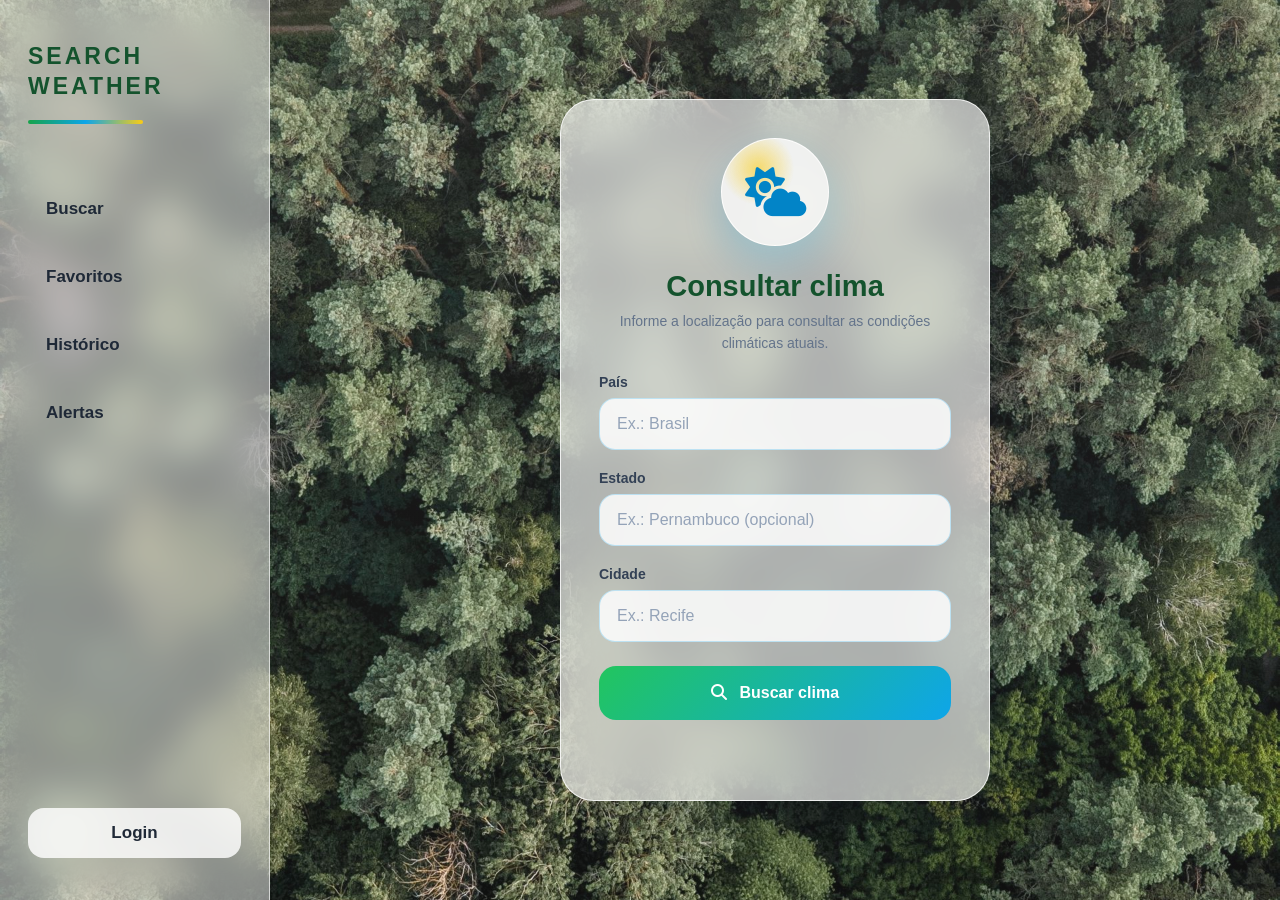
<file: frontEnd/parteHTML/index.html>
<!DOCTYPE html>
<html lang="pt-br">
<head>
    <meta charset="UTF-8">

    <meta
        name="viewport"
        content="width=device-width, initial-scale=1.0"
    >

    <title>Search Weather - Home</title>

    <link
        rel="stylesheet"
        href="/frontEnd/parteCSS/style.css"
    >

    <link
        rel="stylesheet"
        href="https://cdnjs.cloudflare.com/ajax/libs/font-awesome/6.5.1/css/all.min.css"
    >

    <link
    rel="icon"
    type="image"
    href="/img/icons8-night-64.png"
    >
</head>

<body>

    <nav class="navbar">
        <div>
            <h1>SEARCH WEATHER</h1>

            <ul>
                <li>
                    <a href="/frontEnd/parteHTML/buscar.html">
                        Buscar
                    </a>
                </li>

                <li>
                    <a href="/frontEnd/parteHTML/favoritos.html">
                        Favoritos
                    </a>
                </li>

                <li>
                    <a href="/frontEnd/parteHTML/historico.html">
                        Histórico
                    </a>
                </li>

                <li>
                    <a href="/frontEnd/parteHTML/alertas.html">
                        Alertas
                    </a>
                </li>
            </ul>

            <div class="user_area">
                <a
                    href="/frontEnd/parteHTML/login.html"
                    id="loginButton"
                    class="login_button"
                >
                    Login
                </a>

                <div
                    id="profileMenu"
                    class="profile_menu"
                    hidden
                >
                    <button
                        type="button"
                        id="profileButton"
                        class="profile_button"
                    >
                        <i class="fa-solid fa-user"></i>

                        <span id="userName">
                            Perfil
                        </span>

                        <i class="fa-solid fa-chevron-down"></i>
                    </button>

                    <div
                        id="profileDropdown"
                        class="profile_dropdown"
                        hidden
                    >
                        <a href="/frontEnd/parteHTML/perfil.html">
                            Meu perfil
                        </a>

                        <button
                            type="button"
                            id="logoutButton"
                        >
                            Sair
                        </button>
                    </div>
                </div>
            </div>
        </div>
    </nav>

    <main class="main_content">

        <section class="home_layout">

            <form
                id="homeWeatherForm"
                class="search_card"
            >
                <div class="weather_circle">
                    <i
                        id="homeWeatherIcon"
                        class="fa-solid fa-cloud-sun"
                    ></i>
                </div>

                <div class="search_header">
                    <h2>Consultar clima</h2>

                    <p>
                        Informe a localização para consultar
                        as condições climáticas atuais.
                    </p>
                </div>

                <div class="input_group">
                    <label for="homeCountryInput">
                        País
                    </label>

                    <input
                        type="text"
                        id="homeCountryInput"
                        name="country"
                        placeholder="Ex.: Brasil"
                        autocomplete="country-name"
                        required
                    >
                </div>

                <div class="input_group">
                    <label for="homeStateInput">
                        Estado
                    </label>

                    <input
                        type="text"
                        id="homeStateInput"
                        name="state"
                        placeholder="Ex.: Pernambuco (opcional)"
                        autocomplete="address-level1"
                    >
                </div>

                <div class="input_group">
                    <label for="homeCityInput">
                        Cidade
                    </label>

                    <input
                        type="text"
                        id="homeCityInput"
                        name="city_name"
                        placeholder="Ex.: Recife"
                        autocomplete="address-level2"
                        required
                    >
                </div>

                <button
                    type="submit"
                    id="homeSearchButton"
                >
                    <i class="fa-solid fa-magnifying-glass"></i>
                    Buscar clima
                </button>

                <p id="homeMessage"></p>
            </form>

            <section
                id="homeResultCard"
                class="result_card"
                hidden
            >
                <div class="result_top">
                    <div>
                        <span class="result_label">
                            Clima atual
                        </span>

                        <h2 id="homeResultCity">
                            Cidade
                        </h2>

                        <p id="homeResultLocation">
                            Estado, País
                        </p>
                    </div>

                    <div class="result_icon">
                        <i
                            id="homeResultIcon"
                            class="fa-solid fa-cloud-sun"
                        ></i>
                    </div>
                </div>

                <div class="temperature_area">
                    <strong id="homeResultTemperature">
                        --°C
                    </strong>

                    <span id="homeResultCondition">
                        Condição climática
                    </span>
                </div>

                <div class="weather_details">

                    <div class="detail_card">
                        <i class="fa-solid fa-temperature-half"></i>

                        <div>
                            <span>Sensação térmica</span>

                            <strong id="homeResultApparentTemperature">
                                --°C
                            </strong>
                        </div>
                    </div>

                    <div class="detail_card">
                        <i class="fa-solid fa-droplet"></i>

                        <div>
                            <span>Umidade</span>

                            <strong id="homeResultHumidity">
                                --%
                            </strong>
                        </div>
                    </div>

                    <div class="detail_card">
                        <i class="fa-solid fa-wind"></i>

                        <div>
                            <span>Vento</span>

                            <strong id="homeResultWindSpeed">
                                -- km/h
                            </strong>
                        </div>
                    </div>

                    <div class="detail_card">
                        <i class="fa-solid fa-clock"></i>

                        <div>
                            <span>Registrado em</span>

                            <strong id="homeResultRecordedAt">
                                --
                            </strong>
                        </div>
                    </div>

                </div>
            </section>

        </section>

    </main>

    <script src="/frontEnd/parteJS/auth.js"></script>
    <script src="/frontEnd/parteJS/home.js"></script>

</body>
</html>
</file>
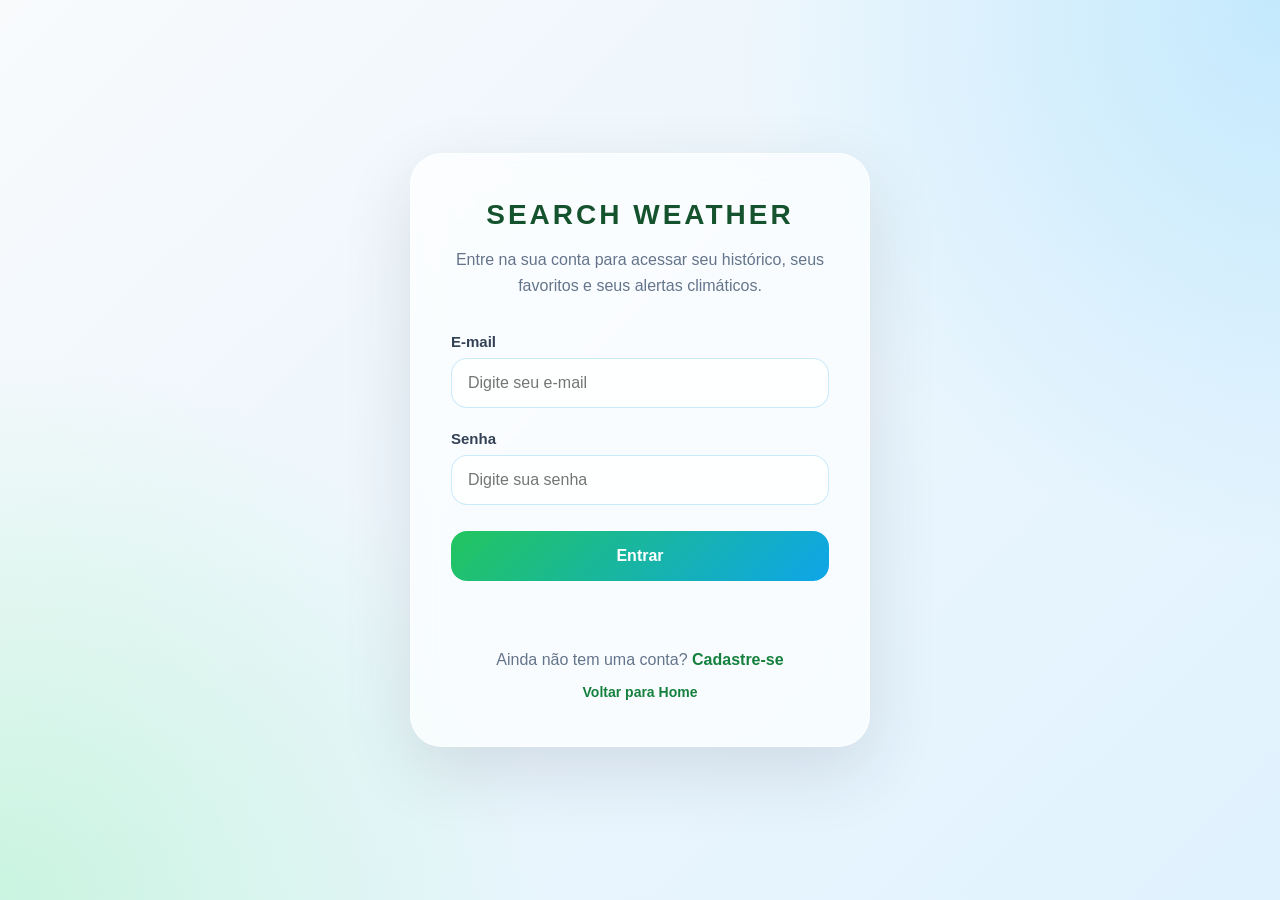
<file: frontEnd/parteHTML/alertas.html>
<!DOCTYPE html>
<html lang="pt-br">
<head>
    <meta charset="UTF-8">
    <meta name="viewport" content="width=device-width, initial-scale=1.0">

    <title>Search Weather - Alertas</title>

    <link rel="stylesheet" href="/frontEnd/parteCSS/alertas.css">

    <link
        rel="stylesheet"
        href="https://cdnjs.cloudflare.com/ajax/libs/font-awesome/6.5.1/css/all.min.css"
    >

    <link
    rel="icon"
    type="image"
    href="/img/icons8-night-64.png"
    >
</head>

<body>

    <nav class="navbar">
        <div>
            <h1>SEARCH WEATHER</h1>

            <ul>
                <li>
                    <a href="/frontEnd/parteHTML/index.html">
                        Home
                    </a>
                </li>

                <li>
                    <a href="/frontEnd/parteHTML/buscar.html">
                        Buscar
                    </a>
                </li>

                <li>
                    <a href="/frontEnd/parteHTML/favoritos.html">
                        Favoritos
                    </a>
                </li>

                <li>
                    <a href="/frontEnd/parteHTML/historico.html">
                        Histórico
                    </a>
                </li>
            
            </ul>

            <div class="user_area">
                <a
                    href="/frontEnd/parteHTML/login.html"
                    id="loginButton"
                    class="login_button"
                >
                    Login
                </a>

                <div
                    id="profileMenu"
                    class="profile_menu"
                >
                    <button
                        type="button"
                        id="profileButton"
                        class="profile_button"
                    >
                        <i class="fa-solid fa-user"></i>

                        <span id="userName">
                            Perfil
                        </span>

                        <i class="fa-solid fa-chevron-down"></i>
                    </button>

                    <div
                        id="profileDropdown"
                        class="profile_dropdown"
                    >
                        <a href="/frontEnd/parteHTML/perfil.html">
                            Meu perfil
                        </a>

                        <button
                            type="button"
                            id="logoutButton"
                        >
                            Sair
                        </button>
                    </div>
                </div>
            </div>
        </div>
    </nav>

    <main class="main_content">
        <section class="alerts_container">

            <h2>Alertas</h2>

            <form
                id="alertForm"
                class="alert_form"
            >
                <select
                    id="alertCity"
                    required
                >
                    <option
                        value=""
                        selected
                        disabled
                    >
                        Selecione uma cidade
                    </option>
                </select>

                <select
                    id="alertType"
                    required
                >
                    <option
                        value=""
                        selected
                        disabled
                    >
                        Tipo de alerta
                    </option>

                    <option value="Temperatura alta">
                        Temperatura alta
                    </option>

                    <option value="Temperatura baixa">
                        Temperatura baixa
                    </option>

                    <option value="Chuva">
                        Chuva
                    </option>

                    <option value="Tempestade">
                        Tempestade
                    </option>

                    <option value="Ventos fortes">
                        Ventos fortes
                    </option>
                </select>

                <button type="submit">
                    Adicionar alerta
                </button>
            </form>

            <p id="alertMessage"></p>

            <div
                id="alertsList"
                class="alerts_list"
            >
                <p class="empty_message">
                    Seus alertas aparecerão aqui.
                </p>
            </div>

        </section>
    </main>

    <script src="/frontEnd/parteJS/auth.js"></script>
    <script src="/frontEnd/parteJS/alertas.js"></script>

</body>
</html>
</file>
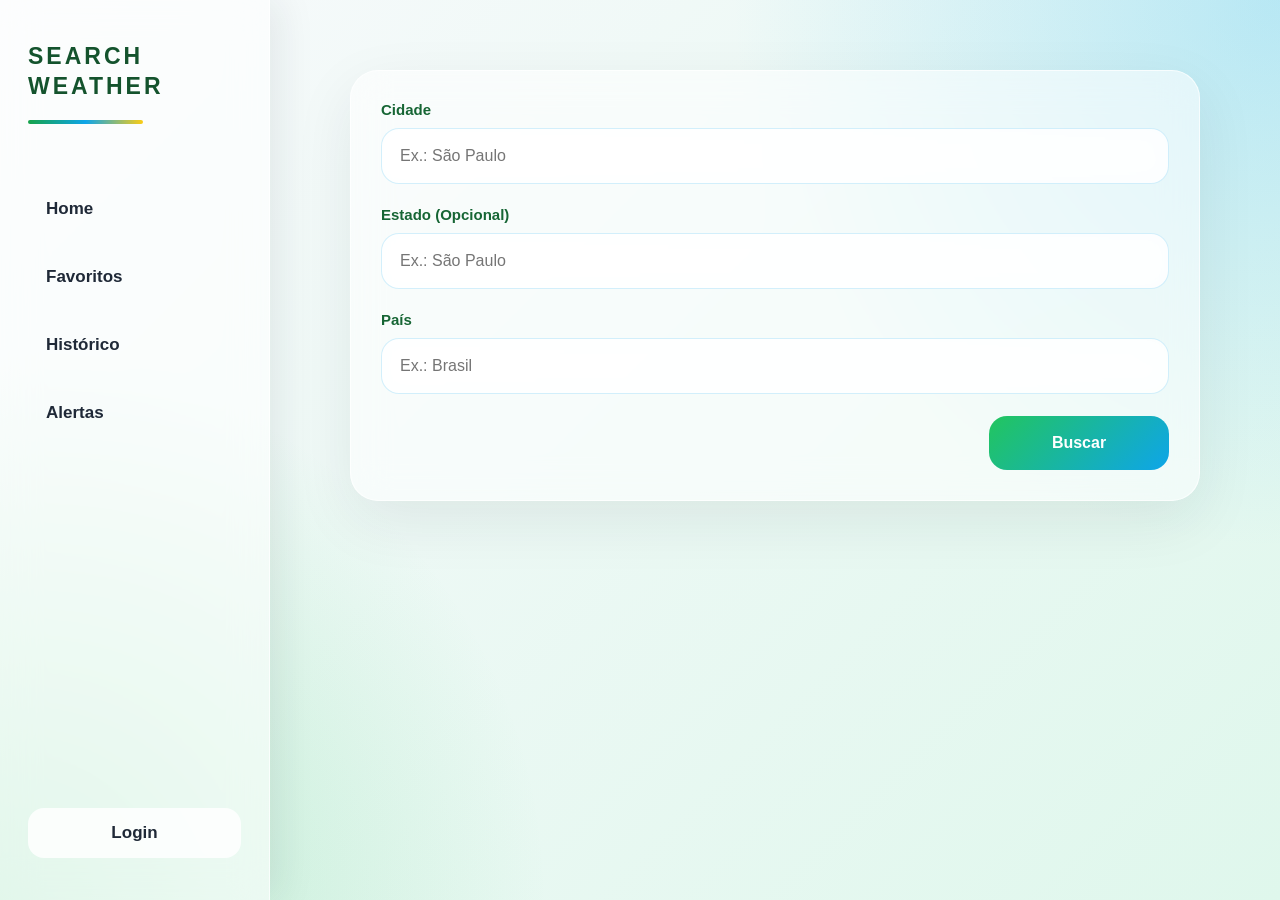
<file: frontEnd/parteHTML/buscar.html>
<!DOCTYPE html>
<html lang="pt-br">
<head>
    <meta charset="UTF-8">
    <meta name="viewport" content="width=device-width, initial-scale=1.0">

    <title>Search Weather - Buscar</title>

    <link rel="stylesheet" href="/frontEnd/parteCSS/busca.css">

    <link
        rel="stylesheet"
        href="https://cdnjs.cloudflare.com/ajax/libs/font-awesome/6.5.1/css/all.min.css"
    >

    <link
    rel="icon"
    type="image"
    href="/img/icons8-night-64.png"
    >
</head>

<body>
    
    <nav class="navbar">
        <div>
            <h1>SEARCH WEATHER</h1>

            <ul>
                <li>
                    <a href="/frontEnd/parteHTML/index.html">
                        Home
                    </a>
                </li>

                <li>
                    <a href="/frontEnd/parteHTML/favoritos.html">
                        Favoritos
                    </a>
                </li>

                <li>
                    <a href="/frontEnd/parteHTML/historico.html">
                        Histórico
                    </a>
                </li>

                <li>
                    <a href="/frontEnd/parteHTML/alertas.html">
                        Alertas
                    </a>
                </li>
            </ul>

            <div class="user_area">
                <a
                    href="/frontEnd/parteHTML/login.html"
                    id="loginButton"
                    class="login_button"
                >
                    Login
                </a>

                <div
                    id="profileMenu"
                    class="profile_menu"
                >
                    <button
                        type="button"
                        id="profileButton"
                        class="profile_button"
                    >
                        <i class="fa-solid fa-user"></i>

                        <span id="userName">
                            Perfil
                        </span>

                        <i class="fa-solid fa-chevron-down"></i>
                    </button>

                    <div
                        id="profileDropdown"
                        class="profile_dropdown"
                    >
                        <a href="/frontEnd/parteHTML/perfil.html">
                            Meu perfil
                        </a>

                        <button
                            type="button"
                            id="logoutButton"
                        >
                            Sair
                        </button>
                    </div>
                </div>
            </div>
        </div>
    </nav>

    <main class="main_content">
        <section class="search_area">

            <form
                id="weatherSearchForm"
                class="search_form"
            >

                <div class="input_group">
                    <label for="cityInput">
                        Cidade
                    </label>

                    <input
                        type="text"
                        id="cityInput"
                        name="city_name"
                        placeholder="Ex.: São Paulo"
                        autocomplete="off"
                        required
                    >
                </div>

                <div class="input_group">
                    <label for="stateInput">
                        Estado (Opcional)
                    </label>

                    <input
                        type="text"
                        id="stateInput"
                        name="state"
                        placeholder="Ex.: São Paulo"
                        autocomplete="off"
                    >
                </div>

                <div class="input_group">
                    <label for="countryInput">
                        País
                    </label>

                    <input
                        type="text"
                        id="countryInput"
                        name="country"
                        placeholder="Ex.: Brasil"
                        value=""
                        autocomplete="country-name"
                        required
                    >
                </div>

                <button
                    type="submit"
                    id="searchButton"
                >
                    Buscar
                </button>

            </form>

            <p id="searchMessage"></p>

            <section
                id="resultCard"
                class="result_card"
                hidden
            >
                <div class="result_header">
                    <div>
                        <h2 id="resultCity">
                            Cidade
                        </h2>

                        <p id="resultLocation">
                            Estado, País
                        </p>
                    </div>

                    <i
                        id="weatherResultIcon"
                        class="fa-solid fa-cloud-sun"
                    ></i>
                </div>

                <div class="weather_info">
                    <div>
                        <span>Temperatura</span>

                        <strong id="resultTemperature">
                            --°C
                        </strong>
                    </div>

                    <div>
                        <span>Clima</span>

                        <strong id="resultCondition">
                            --
                        </strong>
                    </div>

                    <div>
                        <span>Sensação térmica</span>

                        <strong id="resultApparentTemperature">
                            --°C
                        </strong>
                    </div>

                    <div>
                        <span>Umidade</span>

                        <strong id="resultHumidity">
                            --%
                        </strong>
                    </div>

                    <div>
                        <span>Vento</span>

                        <strong id="resultWindSpeed">
                            -- km/h
                        </strong>
                    </div>
                </div>

                <button
                    type="button"
                    id="favoriteButton"
                    class="favorite_button"
                >
                    <i class="fa-regular fa-star"></i>

                    Adicionar aos favoritos
                </button>
            </section>

        </section>
    </main>

    <script src="/frontEnd/parteJS/auth.js"></script>
    <script src="/frontEnd/parteJS/buscar.js"></script>

</body>
</html>
</file>
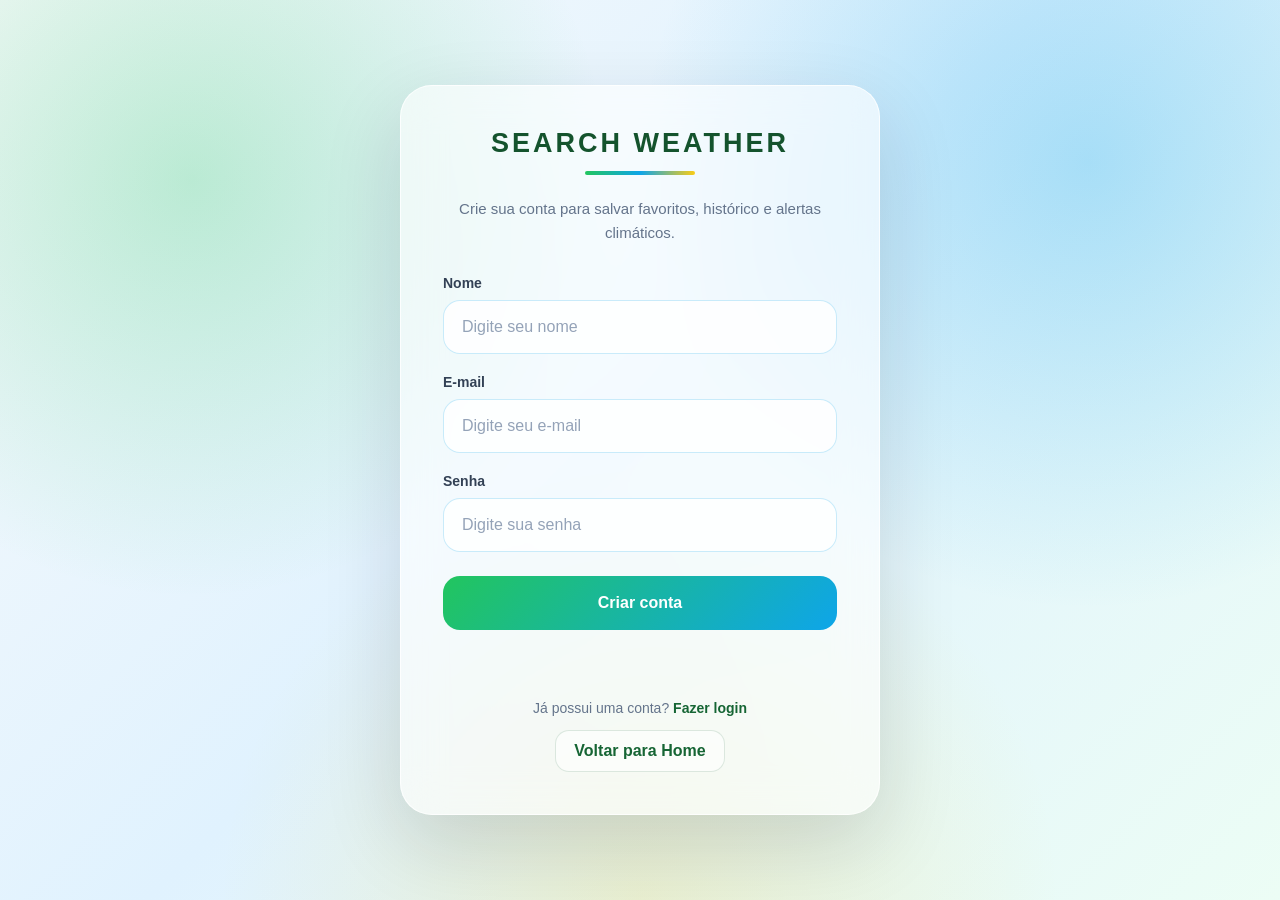
<file: frontEnd/parteHTML/cadastro.html>
<!DOCTYPE html>
<html lang="pt-br">
<head>
    <meta charset="UTF-8">

    <meta
        name="viewport"
        content="width=device-width, initial-scale=1.0"
    >

    <title>Search Weather - Cadastro</title>

    <link
        rel="stylesheet"
        href="/frontEnd/parteCSS/cadastro.css"
    >

    <link
    rel="icon"
    type="image"
    href="/img/icons8-night-64.png"
    >
</head>

<body>

    <main class="register_page">
        <section class="register_card">

            <div class="register_header">
                <h1>SEARCH WEATHER</h1>

                <p>
                    Crie sua conta para salvar favoritos,
                    histórico e alertas climáticos.
                </p>
            </div>

            <form
                id="registerForm"
                class="register_form"
            >
                <div class="input_group">
                    <label for="username">
                        Nome
                    </label>

                    <input
                        type="text"
                        id="username"
                        name="username"
                        placeholder="Digite seu nome"
                        autocomplete="name"
                        minlength="2"
                        maxlength="100"
                        required
                    >
                </div>

                <div class="input_group">
                    <label for="email">
                        E-mail
                    </label>

                    <input
                        type="email"
                        id="email"
                        name="email"
                        placeholder="Digite seu e-mail"
                        autocomplete="email"
                        required
                    >
                </div>

                <div class="input_group">
                    <label for="password">
                        Senha
                    </label>

                    <input
                        type="password"
                        id="password"
                        name="password"
                        placeholder="Digite sua senha"
                        autocomplete="new-password"
                        minlength="6"
                        required
                    >
                </div>

                <button type="submit">
                    Criar conta
                </button>

                <p
                    id="registerMessage"
                    class="form_message"
                ></p>
            </form>

            <div class="register_footer">
                <p>
                    Já possui uma conta?

                    <a href="/frontEnd/parteHTML/login.html">
                        Fazer login
                    </a>
                </p>

                <a
                    href="/frontEnd/parteHTML/index.html"
                    class="back_link"
                >
                    Voltar para Home
                </a>
            </div>

        </section>
    </main>

    <script src="/frontEnd/parteJS/auth.js"></script>

</body>
</html>
</file>
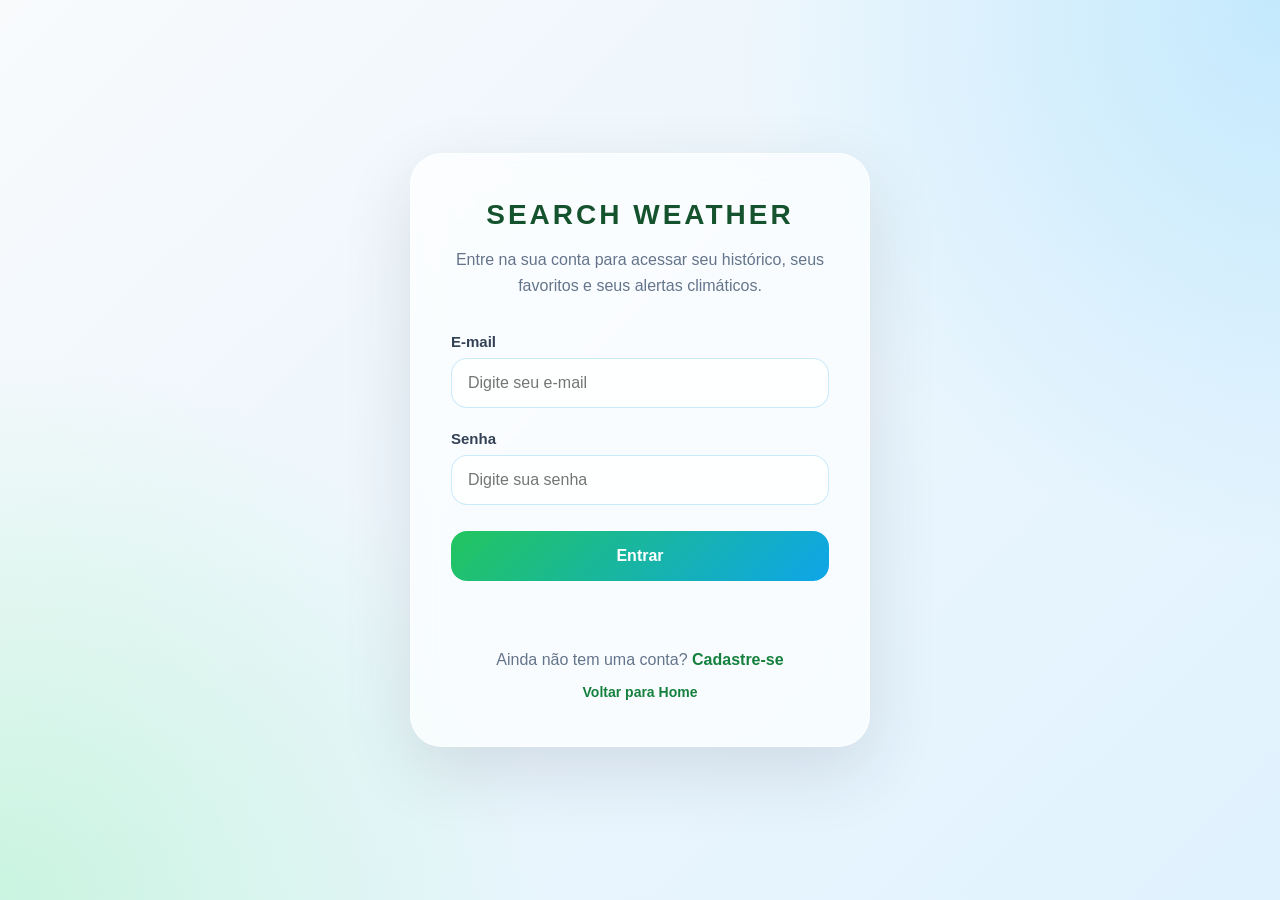
<file: frontEnd/parteHTML/favoritos.html>
<!DOCTYPE html>
<html lang="pt-br">
<head>
    <meta charset="UTF-8">
    <meta name="viewport" content="width=device-width, initial-scale=1.0">

    <title>Search Weather - Favoritos</title>
    
    <link rel="stylesheet" href="/frontEnd/parteCSS/favoritos.css">

    <link
        rel="stylesheet"
        href="https://cdnjs.cloudflare.com/ajax/libs/font-awesome/6.5.1/css/all.min.css"
    >

    <link
    rel="icon"
    type="image"
    href="/img/icons8-night-64.png"
    >
</head>

<body>

    <nav class="navbar">
        <div>
            <h1>SEARCH WEATHER</h1>

            <ul>
                <li>
                    <a href="/frontEnd/parteHTML/index.html">
                        Home
                    </a>
                </li>
                
                <li>
                    <a href="/frontEnd/parteHTML/buscar.html">
                        Buscar
                    </a>
                </li>
                
                <li>
                    <a href="/frontEnd/parteHTML/historico.html">
                        Histórico
                    </a>
                </li>

                <li>
                    <a href="/frontEnd/parteHTML/alertas.html">
                        Alertas
                    </a>
                </li>
            </ul>

            <div class="user_area">
                <a
                    href="/frontEnd/parteHTML/login.html"
                    id="loginButton"
                    class="login_button"
                >
                    Login
                </a>

                <div
                    id="profileMenu"
                    class="profile_menu"
                >
                    <button
                        type="button"
                        id="profileButton"
                        class="profile_button"
                    >
                        <i class="fa-solid fa-user"></i>

                        <span id="userName">
                            Perfil
                        </span>

                        <i class="fa-solid fa-chevron-down"></i>
                    </button>

                    <div
                        id="profileDropdown"
                        class="profile_dropdown"
                    >
                        <a href="/frontEnd/parteHTML/perfil.html">
                            Meu perfil
                        </a>

                        <button
                            type="button"
                            id="logoutButton"
                        >
                            Sair
                        </button>
                    </div>
                </div>
            </div>
        </div>
    </nav>

    <main class="main_content">
        <section class="favorites_container">

            <h2>Favoritos</h2>

            <p id="favoritesMessage"></p>

            <div
                id="favoritesList"
                class="favorites_grid"
            >
                <p class="empty_message">
                    Suas cidades favoritas aparecerão aqui.
                </p>
            </div>

        </section>
    </main>

    <script src="/frontEnd/parteJS/auth.js"></script>
    <script src="/frontEnd/parteJS/favoritos.js"></script>

</body>
</html>
</file>
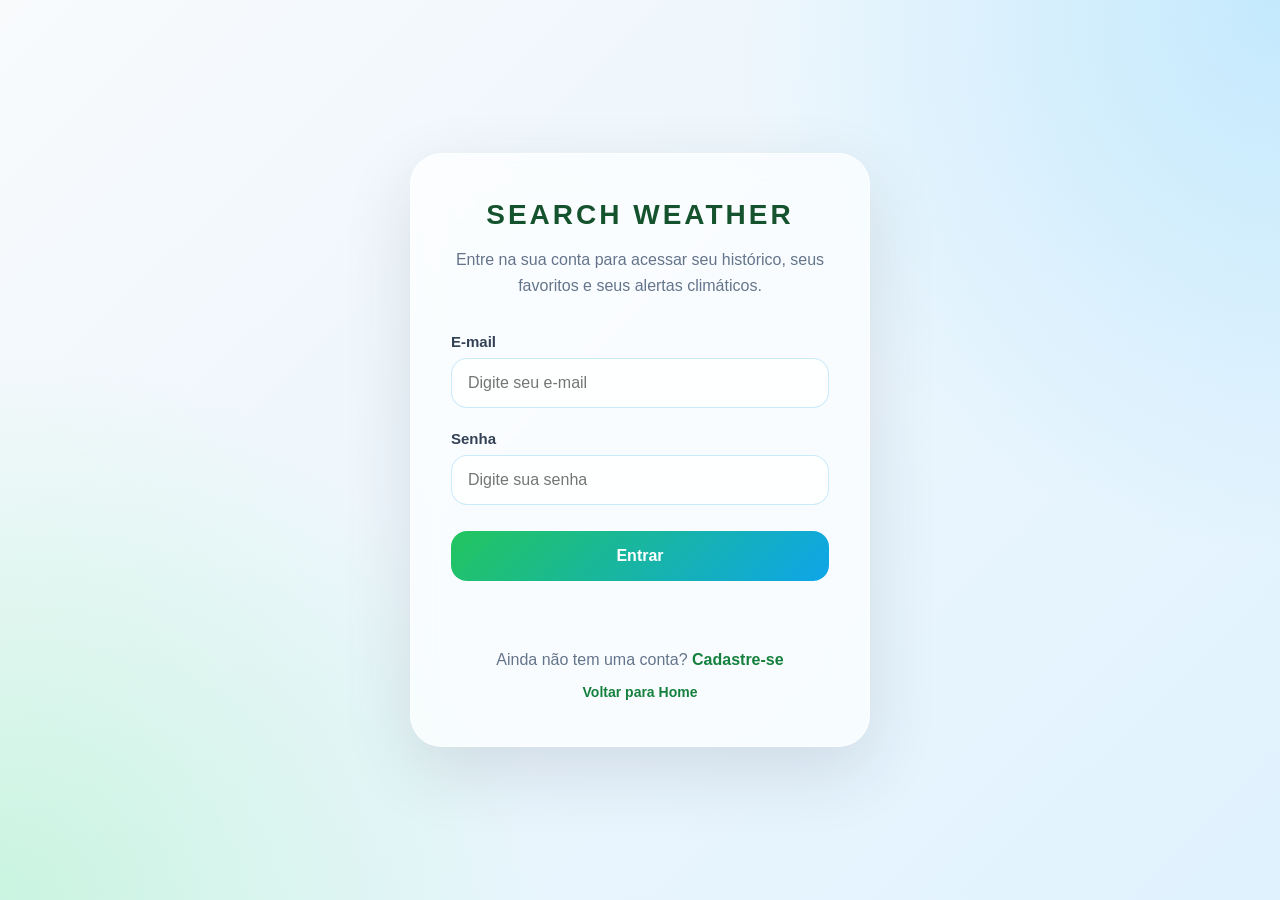
<file: frontEnd/parteHTML/historico.html>
<!DOCTYPE html>
<html lang="pt-br">
<head>
    <meta charset="UTF-8">
    <meta name="viewport" content="width=device-width, initial-scale=1.0">

    <title>Search Weather - Histórico</title>

    <link rel="stylesheet" href="/frontEnd/parteCSS/historico.css">

    <link
        rel="stylesheet"
        href="https://cdnjs.cloudflare.com/ajax/libs/font-awesome/6.5.1/css/all.min.css"
    >

    <link
    rel="icon"
    type="image"
    href="/img/icons8-night-64.png"
    >
</head>

<body>

    <nav class="navbar">
        <div>
            <h1>SEARCH WEATHER</h1>

            <ul>
                <li>
                    <a href="/frontEnd/parteHTML/index.html">
                        Home
                    </a>
                </li>

                <li>
                    <a href="/frontEnd/parteHTML/buscar.html">
                        Buscar
                    </a>
                </li>

                <li>
                    <a href="/frontEnd/parteHTML/favoritos.html">
                        Favoritos
                    </a>
                </li>
                
                <li>
                    <a href="/frontEnd/parteHTML/alertas.html">
                        Alertas
                    </a>
                </li>
            </ul>

            <div class="user_area">
                <a
                    href="/frontEnd/parteHTML/login.html"
                    id="loginButton"
                    class="login_button"
                >
                    Login
                </a>

                <div
                    id="profileMenu"
                    class="profile_menu"
                >
                    <button
                        type="button"
                        id="profileButton"
                        class="profile_button"
                    >
                        <i class="fa-solid fa-user"></i>

                        <span id="userName">
                            Perfil
                        </span>

                        <i class="fa-solid fa-chevron-down"></i>
                    </button>

                    <div
                        id="profileDropdown"
                        class="profile_dropdown"
                    >
                        <a href="/frontEnd/parteHTML/perfil.html">
                            Meu perfil
                        </a>

                        <button
                            type="button"
                            id="logoutButton"
                        >
                            Sair
                        </button>
                    </div>
                </div>
            </div>
        </div>
    </nav>

    <main class="main_content">
        <section class="history_container">

            <h2>Histórico</h2>

            <form
                id="historySearchForm"
                class="history_search"
            >
                <input
                    type="text"
                    id="historySearchInput"
                    placeholder="Pesquisar cidade no histórico..."
                    autocomplete="off"
                >

                <button type="submit">
                    Buscar
                </button>
            </form>

            <button type="button" id="clearHistoryButton" class="clear_history_button">
                Limpar histórico
            </button>

            <p id="historyMessage"></p>

            <div
                id="historyList"
                class="history_card"
            >
                <p class="empty_message">
                    Seu histórico aparecerá aqui.
                </p>
            </div>

        </section>
    </main>

    <script src="/frontEnd/parteJS/auth.js"></script>
    <script src="/frontEnd/parteJS/historico.js"></script>

</body>
</html>
</file>
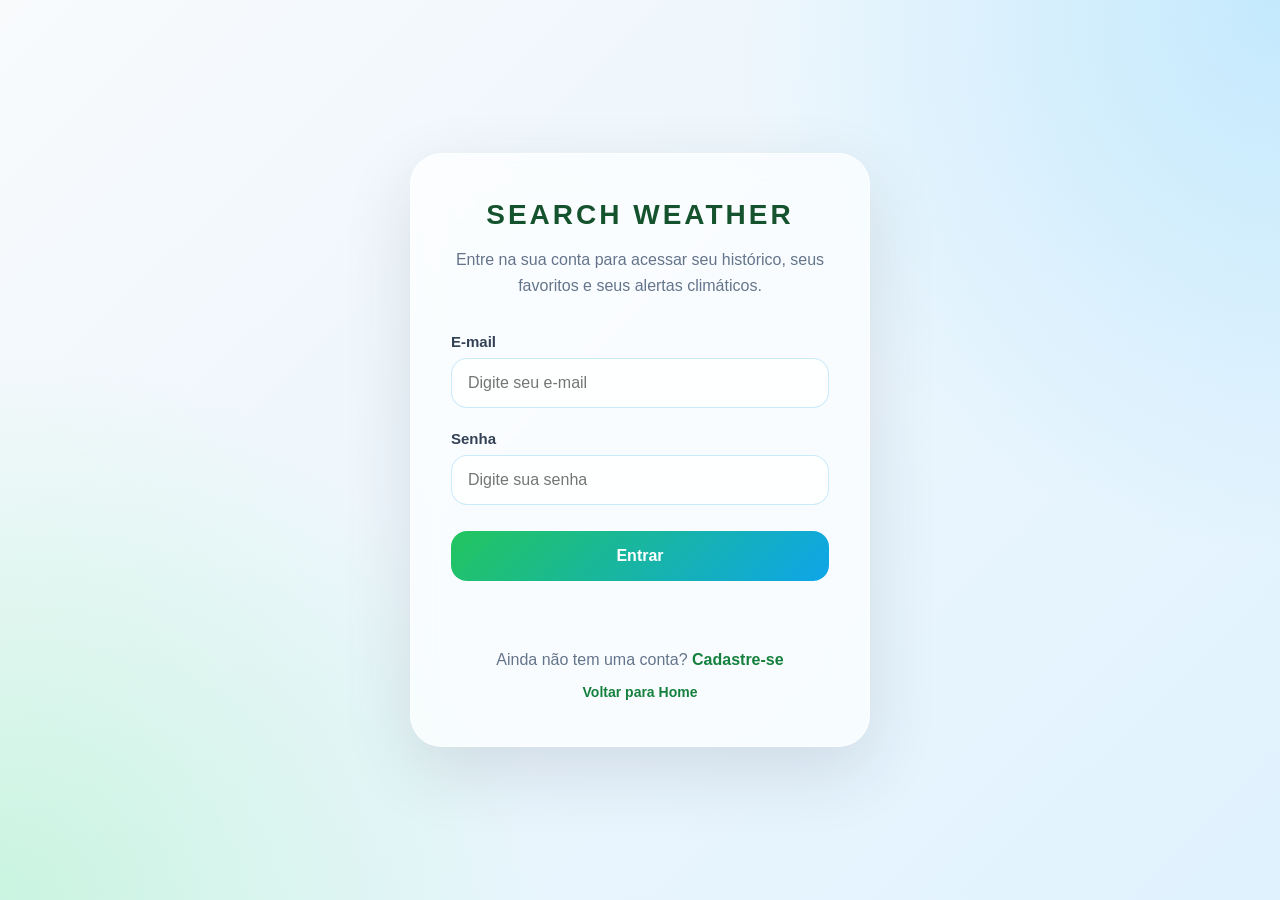
<file: frontEnd/parteHTML/login.html>
<!DOCTYPE html>
<html lang="pt-br">
<head>
    <meta charset="UTF-8">
    <meta name="viewport" content="width=device-width, initial-scale=1.0">

    <title>Search Weather - Login</title>

    <link rel="stylesheet" href="/frontEnd/parteCSS/login.css">

    <link
    rel="icon"
    type="image"
    href="/img/icons8-night-64.png"
    >
</head>

<body>

    <main class="login_page">
        <section class="login_card">

            <div class="login_header">
                <h1>SEARCH WEATHER</h1>

                <p>
                    Entre na sua conta para acessar seu histórico,
                    seus favoritos e seus alertas climáticos.
                </p>
            </div>

            <form
                id="loginForm"
                class="login_form"
            >
                <div class="input_group">
                    <label for="email">
                        E-mail
                    </label>

                    <input
                        type="email"
                        id="email"
                        name="email"
                        placeholder="Digite seu e-mail"
                        autocomplete="email"
                        required
                    >
                </div>

                <div class="input_group">
                    <label for="password">
                        Senha
                    </label>

                    <input
                        type="password"
                        id="password"
                        name="password"
                        placeholder="Digite sua senha"
                        autocomplete="current-password"
                        required
                    >
                </div>

                <button type="submit">
                    Entrar
                </button>

                <p
                    id="loginMessage"
                    class="form_message"
                ></p>
            </form>

            <div class="login_footer">
                <p>
                    Ainda não tem uma conta?

                    <a href="/frontEnd/parteHTML/cadastro.html">
                        Cadastre-se
                    </a>
                </p>

                <a
                    href="/frontEnd/parteHTML/index.html"
                    class="back_link"
                >
                    Voltar para Home
                </a>
            </div>

        </section>
    </main>

    <script src="/frontEnd/parteJS/auth.js"></script>

</body>
</html>
</file>
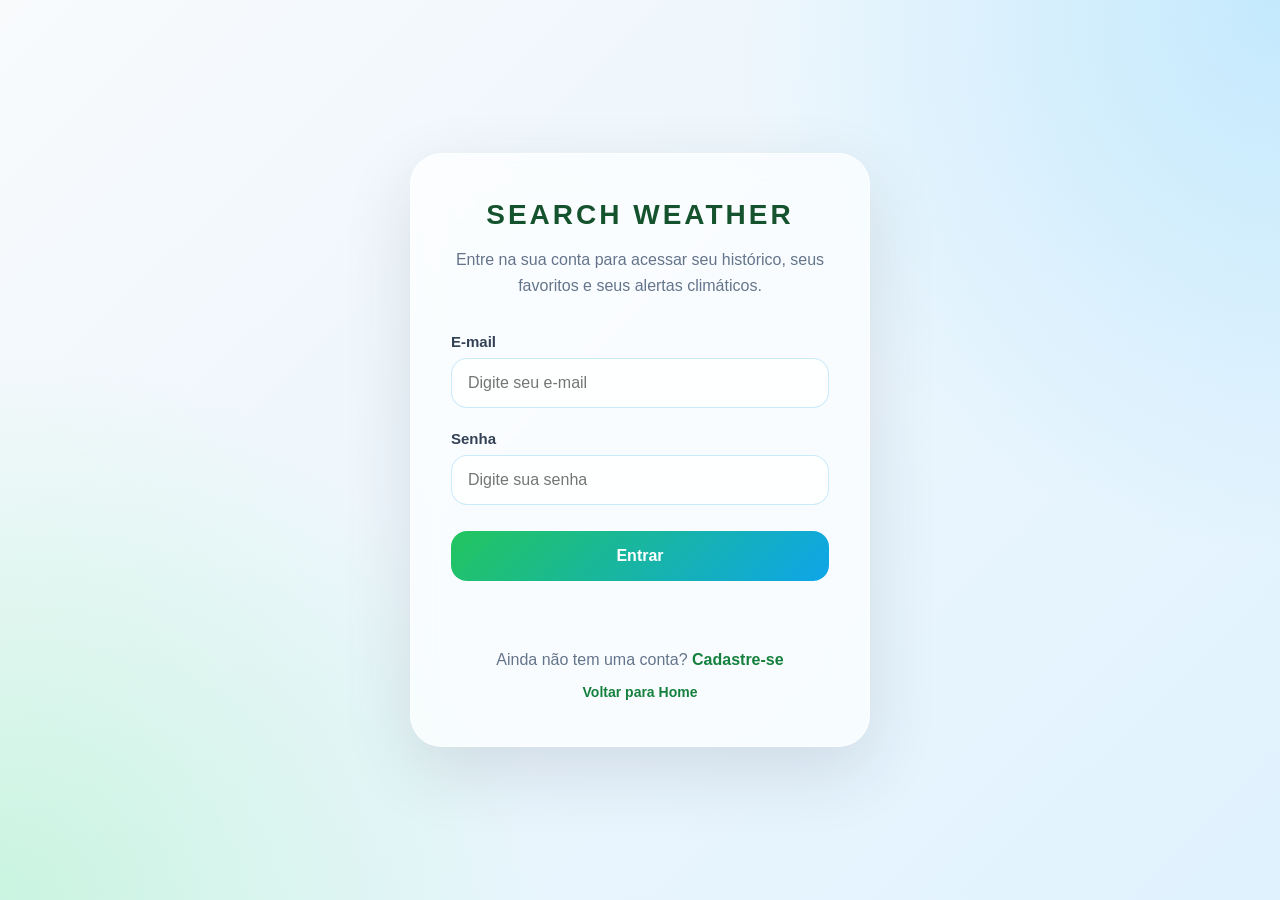
<file: frontEnd/parteHTML/perfil.html>
<!DOCTYPE html>
<html lang="pt-br">
<head>
    <meta charset="UTF-8">
    <meta name="viewport" content="width=device-width, initial-scale=1.0">

    <title>Search Weather - Perfil</title>

    <link
        rel="stylesheet"
        href="/frontEnd/parteCSS/perfil.css"
    >

    <link
        rel="stylesheet"
        href="https://cdnjs.cloudflare.com/ajax/libs/font-awesome/6.5.1/css/all.min.css"
    >

    <link
    rel="icon"
    type="image"
    href="/img/icons8-night-64.png"
    >
</head>

<body>

    <nav class="navbar">
        <div>
            <h1>SEARCH WEATHER</h1>

            <ul>
                <li>
                    <a href="/frontEnd/parteHTML/index.html">
                        Home
                    </a>
                </li>

                <li>
                    <a href="/frontEnd/parteHTML/buscar.html">
                        Buscar
                    </a>
                </li>

                <li>
                    <a href="/frontEnd/parteHTML/favoritos.html">
                        Favoritos
                    </a>
                </li>

                <li>
                    <a href="/frontEnd/parteHTML/historico.html">
                        Histórico
                    </a>
                </li>

                <li>
                    <a href="/frontEnd/parteHTML/alertas.html">
                        Alertas
                    </a>
                </li>
            </ul>

            <div class="user_area">
                <a
                    href="/frontEnd/parteHTML/login.html"
                    id="loginButton"
                    class="login_button"
                >
                    Login
                </a>

                <div
                    id="profileMenu"
                    class="profile_menu"
                >
                    <button
                        type="button"
                        id="profileButton"
                        class="profile_button"
                    >
                        <i class="fa-solid fa-user"></i>

                        <span id="userName">
                            Perfil
                        </span>

                        <i class="fa-solid fa-chevron-down"></i>
                    </button>

                    <div
                        id="profileDropdown"
                        class="profile_dropdown"
                    >
                        <a href="/frontEnd/parteHTML/perfil.html">
                            Meu perfil
                        </a>

                        <button
                            type="button"
                            id="logoutButton"
                        >
                            Sair
                        </button>
                    </div>
                </div>
            </div>
        </div>
    </nav>

    <main class="main_content">
        <section class="profile_container">

            <div class="profile_header">
                <div class="profile_avatar">
                    <i class="fa-solid fa-user"></i>
                </div>

                <div>
                    <h2 id="profileName">
                        Carregando...
                    </h2>

                    <p>
                        Informações da sua conta
                    </p>
                </div>
            </div>

            <p id="profileMessage"></p>

            <div class="profile_card">

                <div class="profile_field">
                    <span>Nome</span>

                    <strong id="profileUsername">
                        --
                    </strong>
                </div>

                <div class="profile_field">
                    <span>E-mail</span>

                    <strong id="profileEmail">
                        --
                    </strong>
                </div>

                <div class="profile_field">
                    <span>Conta criada em</span>

                    <strong id="profileCreatedAt">
                        --
                    </strong>
                </div>

                <button
                    type="button"
                    id="profileLogoutButton"
                    class="profile_logout_button"
                >
                    <i class="fa-solid fa-right-from-bracket"></i>
                    Sair da conta
                </button>

            </div>

        </section>
    </main>

    <script src="/frontEnd/parteJS/auth.js"></script>
    <script src="/frontEnd/parteJS/perfil.js"></script>

</body>
</html>
</file>
<file: frontEnd/parteCSS/style.css>
* {
    margin: 0;
    padding: 0;
    box-sizing: border-box;
}

[hidden] {
    display: none !important;
}

html {
    min-height: 100%;
}

body {
    min-height: 100vh;
    display: flex;

    color: #1f2937;
    font-family: Arial, Helvetica, sans-serif;

    background:
        linear-gradient(
            rgba(255, 255, 255, 0.12),
            rgba(255, 255, 255, 0.06)
        ),
        url("/img/pexels-olenkabohovyk-10967985.jpg");

    background-size: cover;
    background-position: center 42%;
    background-repeat: no-repeat;
    background-attachment: fixed;
}

/* NAVBAR */

.navbar {
    width: 270px;
    min-height: 100vh;
    padding: 42px 28px;

    background: rgba(255, 255, 255, 0.48);

    backdrop-filter: blur(18px);
    -webkit-backdrop-filter: blur(18px);

    border-right: 1px solid rgba(255, 255, 255, 0.65);

    box-shadow:
        10px 0 35px rgba(31, 41, 55, 0.08);
}

.navbar > div {
    min-height: calc(100vh - 84px);

    display: flex;
    flex-direction: column;
    gap: 60px;
}

.navbar h1 {
    position: relative;

    padding-bottom: 22px;

    color: #14532d;
    font-size: 23px;
    letter-spacing: 3px;
    line-height: 1.3;
}

.navbar h1::after {
    content: "";

    position: absolute;
    left: 0;
    bottom: 0;

    width: 115px;
    height: 4px;

    border-radius: 999px;

    background:
        linear-gradient(
            90deg,
            #16a34a,
            #0ea5e9,
            #facc15
        );
}

.navbar ul {
    list-style: none;

    display: flex;
    flex-direction: column;
    gap: 18px;
}

.navbar li {
    border-radius: 18px;

    transition:
        transform 0.25s ease,
        background 0.25s ease,
        box-shadow 0.25s ease;
}

.navbar li:hover {
    background: rgba(255, 255, 255, 0.65);

    transform: translateX(8px);

    box-shadow:
        inset 4px 0 0 #22c55e;
}

.navbar a {
    display: block;

    padding: 15px 18px;

    color: #1f2937;
    font-size: 17px;
    font-weight: 600;
    text-decoration: none;
}

.navbar li:hover a {
    color: #14532d;
}

/* LOGIN E PERFIL */

.user_area {
    margin-top: auto;
}

.login_button {
    display: block;

    width: 100%;
    padding: 14px;

    border-radius: 16px;

    background: rgba(255, 255, 255, 0.82);

    color: #166534;
    font-size: 16px;
    font-weight: bold;
    text-align: center;
    text-decoration: none;

    transition: 0.25s ease;
}

.login_button:hover {
    background: #dcfce7;
    transform: translateY(-2px);
}

.profile_menu {
    position: relative;
    width: 100%;
}

.profile_button {
    width: 100%;
    min-height: 50px;
    padding: 0 14px;

    display: flex;
    align-items: center;
    justify-content: space-between;
    gap: 10px;

    border: none;
    border-radius: 16px;

    background: rgba(255, 255, 255, 0.82);
    color: #166534;

    font-family: inherit;
    font-size: 15px;
    font-weight: bold;

    cursor: pointer;
    transition: 0.25s ease;
}

.profile_button:hover {
    background: #dcfce7;
    transform: translateY(-2px);
}

.profile_dropdown {
    position: absolute;
    left: 0;
    bottom: 62px;
    z-index: 20;

    width: 100%;

    overflow: hidden;
    border-radius: 16px;

    background: white;

    box-shadow:
        0 15px 35px rgba(0, 0, 0, 0.14);
}

.profile_dropdown a,
.profile_dropdown button {
    display: block;

    width: 100%;
    padding: 14px;

    border: none;
    background: white;

    color: #334155;
    font-family: inherit;
    font-size: 15px;
    text-align: left;
    text-decoration: none;

    cursor: pointer;
}

.profile_dropdown a:hover,
.profile_dropdown button:hover {
    background: #ecfdf5;
}

/* CONTEÚDO */

.main_content {
    flex: 1;
    min-width: 0;
    min-height: 100vh;

    padding: 48px;

    display: flex;
    align-items: center;
    justify-content: center;
}

.home_layout {
    width: 100%;
    max-width: 1120px;

    display: grid;
    grid-template-columns: minmax(340px, 430px);
    justify-content: center;
    align-items: stretch;
    gap: 30px;

    transition: grid-template-columns 0.35s ease;
}

.home_layout.has_result {
    grid-template-columns:
        minmax(340px, 430px)
        minmax(400px, 1fr);

    justify-content: stretch;
}

/* CARD DE BUSCA */

.search_card {
    min-height: 600px;
    padding: 38px;

    display: flex;
    flex-direction: column;
    gap: 20px;

    border: 1px solid rgba(255, 255, 255, 0.78);
    border-radius: 34px;

    background: rgba(255, 255, 255, 0.64);

    backdrop-filter: blur(20px);
    -webkit-backdrop-filter: blur(20px);

    box-shadow:
        0 25px 70px rgba(15, 23, 42, 0.16);
}

.weather_circle {
    width: 108px;
    height: 108px;
    margin: 0 auto 4px;

    display: flex;
    align-items: center;
    justify-content: center;

    border: 1px solid rgba(255, 255, 255, 0.85);
    border-radius: 50%;

    background:
        radial-gradient(
            circle at 34% 28%,
            rgba(250, 204, 21, 0.6),
            transparent 35%
        ),
        rgba(255, 255, 255, 0.76);

    box-shadow:
        0 18px 38px rgba(14, 165, 233, 0.22);
}

.weather_circle i {
    color: #0284c7;
    font-size: 49px;

    transition:
        color 0.3s ease,
        transform 0.3s ease;
}

.weather_circle i.icon_changed {
    animation: iconPulse 0.5s ease;
}

.search_header {
    text-align: center;
}

.search_header h2 {
    margin-bottom: 8px;

    color: #14532d;
    font-size: 29px;
}

.search_header p {
    color: #64748b;
    font-size: 14px;
    line-height: 1.55;
}

.input_group {
    display: flex;
    flex-direction: column;
    gap: 8px;
}

.input_group label {
    color: #334155;
    font-size: 14px;
    font-weight: 700;
}

.input_group input {
    width: 100%;
    height: 52px;
    padding: 0 17px;

    border: 1px solid rgba(14, 165, 233, 0.24);
    border-radius: 16px;

    outline: none;

    background: rgba(255, 255, 255, 0.84);
    color: #1f2937;

    font-family: inherit;
    font-size: 16px;

    transition:
        border-color 0.25s ease,
        box-shadow 0.25s ease,
        transform 0.25s ease,
        background 0.25s ease;
}

.input_group input::placeholder {
    color: #94a3b8;
}

.input_group input:hover {
    background: rgba(255, 255, 255, 0.96);
}

.input_group input:focus {
    border-color: #0ea5e9;
    background: white;

    transform: translateY(-1px);

    box-shadow:
        0 0 0 4px rgba(14, 165, 233, 0.14);
}

.search_card > button {
    width: 100%;
    height: 54px;
    margin-top: 4px;

    border: none;
    border-radius: 17px;

    background:
        linear-gradient(
            135deg,
            #22c55e,
            #0ea5e9
        );

    color: white;
    font-family: inherit;
    font-size: 16px;
    font-weight: bold;

    cursor: pointer;

    transition:
        transform 0.25s ease,
        box-shadow 0.25s ease,
        opacity 0.25s ease;
}

.search_card > button i {
    margin-right: 8px;
}

.search_card > button:hover {
    transform: translateY(-2px);

    box-shadow:
        0 14px 32px rgba(14, 165, 233, 0.24);
}

.search_card > button:disabled {
    cursor: not-allowed;
    opacity: 0.65;
    transform: none;
}

#homeMessage {
    min-height: 22px;

    font-size: 14px;
    font-weight: 600;
    text-align: center;
}

/* CARD DO RESULTADO */

.result_card {
    min-height: 600px;
    padding: 38px;

    border: 1px solid rgba(255, 255, 255, 0.78);
    border-radius: 34px;

    background:
        linear-gradient(
            145deg,
            rgba(255, 255, 255, 0.76),
            rgba(240, 253, 250, 0.66)
        );

    backdrop-filter: blur(20px);
    -webkit-backdrop-filter: blur(20px);

    box-shadow:
        0 25px 70px rgba(15, 23, 42, 0.16);

    animation: resultAppear 0.45s ease;
}

.result_top {
    display: flex;
    align-items: center;
    justify-content: space-between;
    gap: 25px;

    margin-bottom: 28px;
}

.result_label {
    display: inline-block;
    margin-bottom: 10px;

    color: #0284c7;
    font-size: 13px;
    font-weight: bold;
    letter-spacing: 1.4px;
    text-transform: uppercase;
}

.result_top h2 {
    margin-bottom: 7px;

    color: #14532d;
    font-size: 34px;
}

.result_top p {
    color: #64748b;
    font-size: 16px;
}

.result_icon {
    width: 104px;
    height: 104px;
    flex-shrink: 0;

    display: flex;
    align-items: center;
    justify-content: center;

    border-radius: 28px;

    background:
        radial-gradient(
            circle at 35% 30%,
            rgba(250, 204, 21, 0.46),
            transparent 40%
        ),
        rgba(224, 242, 254, 0.76);

    box-shadow:
        0 16px 35px rgba(14, 165, 233, 0.18);
}

.result_icon i {
    color: #0284c7;
    font-size: 50px;
}

.temperature_area {
    margin-bottom: 28px;
    padding: 25px;

    display: flex;
    align-items: center;
    justify-content: space-between;
    gap: 20px;

    border-radius: 24px;

    background: rgba(255, 255, 255, 0.66);
}

.temperature_area strong {
    color: #0f172a;
    font-size: 55px;
    line-height: 1;
}

.temperature_area span {
    max-width: 190px;

    color: #475569;
    font-size: 18px;
    font-weight: 700;
    text-align: right;
}

.weather_details {
    display: grid;
    grid-template-columns: repeat(2, 1fr);
    gap: 16px;
}

.detail_card {
    min-height: 110px;
    padding: 19px;

    display: flex;
    align-items: center;
    gap: 15px;

    border: 1px solid rgba(255, 255, 255, 0.76);
    border-radius: 20px;

    background: rgba(255, 255, 255, 0.66);

    transition:
        transform 0.25s ease,
        box-shadow 0.25s ease;
}

.detail_card:hover {
    transform: translateY(-3px);

    box-shadow:
        0 14px 30px rgba(14, 165, 233, 0.1);
}

.detail_card > i {
    width: 42px;
    height: 42px;
    flex-shrink: 0;

    display: flex;
    align-items: center;
    justify-content: center;

    border-radius: 14px;

    background: rgba(14, 165, 233, 0.12);
    color: #0284c7;

    font-size: 18px;
}

.detail_card span {
    display: block;
    margin-bottom: 5px;

    color: #64748b;
    font-size: 13px;
}

.detail_card strong {
    color: #0f172a;
    font-size: 17px;
}

/* ANIMAÇÕES */

@keyframes resultAppear {
    from {
        opacity: 0;
        transform: translateX(28px);
    }

    to {
        opacity: 1;
        transform: translateX(0);
    }
}

@keyframes iconPulse {
    0% {
        transform: scale(0.8);
    }

    50% {
        transform: scale(1.15);
    }

    100% {
        transform: scale(1);
    }
}

/* RESPONSIVIDADE */

@media (max-width: 1050px) {
    .main_content {
        padding: 35px;
    }

    .home_layout {
        grid-template-columns: 1fr;
        max-width: 720px;
    }

    .search_card,
    .result_card {
        min-height: auto;
    }
}

@media (max-width: 900px) {
    body {
        flex-direction: column;
    }

    .navbar {
        width: 100%;
        min-height: auto;
        padding: 24px;
    }

    .navbar > div {
        min-height: auto;
        gap: 28px;
    }

    .navbar ul {
        flex-direction: row;
        flex-wrap: wrap;
        gap: 10px;
    }

    .user_area {
        margin-top: 0;
    }

    .profile_dropdown {
        top: 62px;
        bottom: auto;
    }

    .main_content {
        min-height: auto;
        padding: 30px 22px;
    }
}

@media (max-width: 600px) {
    .navbar ul {
        flex-direction: column;
    }

    .main_content {
        padding: 22px 14px;
    }

    .search_card,
    .result_card {
        padding: 25px 20px;
        border-radius: 27px;
    }

    .result_top {
        align-items: flex-start;
    }

    .result_icon {
        width: 78px;
        height: 78px;
        border-radius: 22px;
    }

    .result_icon i {
        font-size: 39px;
    }

    .result_top h2 {
        font-size: 27px;
    }

    .temperature_area {
        flex-direction: column;
        align-items: flex-start;
    }

    .temperature_area strong {
        font-size: 48px;
    }

    .temperature_area span {
        max-width: none;
        text-align: left;
    }

    .weather_details {
        grid-template-columns: 1fr;
    }
}
</file>
<file: frontEnd/parteCSS/alertas.css>
* {
    margin: 0;
    padding: 0;
    box-sizing: border-box;
}

body {
    min-height: 100vh;
    display: flex;

    font-family: Arial, Helvetica, sans-serif;
    color: #1f2937;

    background:
        radial-gradient(
            circle at top right,
            rgba(251, 191, 36, 0.32),
            transparent 35%
        ),
        radial-gradient(
            circle at bottom left,
            rgba(56, 189, 248, 0.28),
            transparent 35%
        ),
        linear-gradient(
            135deg,
            #fff7ed,
            #e0f2fe
        );
}

/* NAVBAR */

.navbar {
    width: 270px;
    min-height: 100vh;
    padding: 42px 28px;

    background: rgba(255, 255, 255, 0.58);

    backdrop-filter: blur(18px);
    -webkit-backdrop-filter: blur(18px);

    border-right: 1px solid rgba(255, 255, 255, 0.7);

    box-shadow:
        10px 0 35px rgba(31, 41, 55, 0.08);
}

.navbar > div {
    min-height: calc(100vh - 84px);

    display: flex;
    flex-direction: column;
    gap: 60px;
}

.navbar h1 {
    position: relative;
    padding-bottom: 22px;

    color: #92400e;
    font-size: 23px;
    letter-spacing: 3px;
    line-height: 1.3;
}

.navbar h1::after {
    content: "";

    position: absolute;
    left: 0;
    bottom: 0;

    width: 115px;
    height: 4px;

    border-radius: 999px;

    background:
        linear-gradient(
            90deg,
            #f59e0b,
            #0ea5e9,
            #22c55e
        );
}

.navbar ul {
    list-style: none;

    display: flex;
    flex-direction: column;
    gap: 18px;
}

.navbar li {
    border-radius: 18px;
    transition: 0.25s ease;
}

.navbar li:hover {
    background: rgba(255, 255, 255, 0.65);
    transform: translateX(8px);

    box-shadow:
        inset 4px 0 0 #f59e0b;
}

.navbar a {
    display: block;
    padding: 15px 18px;

    color: #1f2937;
    font-size: 17px;
    font-weight: 600;
    text-decoration: none;
}

.navbar li:hover a {
    color: #92400e;
}

/* LOGIN E PERFIL */

.user_area {
    margin-top: auto;
}

.login_button {
    display: block;
    width: 100%;
    padding: 14px;

    border-radius: 16px;

    background: rgba(255, 255, 255, 0.82);
    color: #92400e;

    font-size: 16px;
    font-weight: bold;
    text-align: center;
    text-decoration: none;

    transition: 0.25s ease;
}

.login_button:hover {
    background: #ffedd5;
    transform: translateY(-2px);
}

.profile_menu {
    position: relative;
    display: none;
    width: 100%;
}

.profile_button {
    width: 100%;
    min-height: 50px;
    padding: 0 14px;

    display: flex;
    align-items: center;
    justify-content: space-between;
    gap: 10px;

    border: none;
    border-radius: 16px;

    background: rgba(255, 255, 255, 0.82);
    color: #92400e;

    font-family: inherit;
    font-size: 15px;
    font-weight: bold;

    cursor: pointer;
}

.profile_dropdown {
    position: absolute;
    left: 0;
    bottom: 62px;
    z-index: 20;

    display: none;
    width: 100%;

    overflow: hidden;
    border-radius: 16px;

    background: white;

    box-shadow:
        0 15px 35px rgba(0, 0, 0, 0.14);
}

.profile_dropdown a,
.profile_dropdown button {
    display: block;
    width: 100%;
    padding: 14px;

    border: none;
    background: white;

    color: #334155;
    font-family: inherit;
    font-size: 15px;
    text-align: left;
    text-decoration: none;

    cursor: pointer;
}

.profile_dropdown a:hover,
.profile_dropdown button:hover {
    background: #fff7ed;
}

/* CONTEÚDO */

.main_content {
    flex: 1;
    min-height: 100vh;
    padding: 60px 80px;
}

.alerts_container {
    width: 100%;
    max-width: 950px;
    margin: 0 auto;
}

.alerts_container h2 {
    margin-bottom: 35px;

    color: #92400e;
    font-size: 42px;
}

.alert_form {
    display: flex;
    flex-wrap: wrap;
    gap: 14px;
    margin-bottom: 18px;
}

.alert_form select {
    flex: 1 1 280px;
}

.alert_form button {
    flex: 0 0 190px;
    min-height: 56px;
}

.alert_form select {
    height: 56px;
    padding: 0 18px;

    border: 1px solid rgba(245, 158, 11, 0.25);
    border-radius: 18px;

    background: rgba(255, 255, 255, 0.78);

    outline: none;

    color: #1f2937;
    font-size: 16px;
}

.alert_form input:focus,
.alert_form select:focus {
    border-color: #f59e0b;

    box-shadow:
        0 0 0 4px rgba(245, 158, 11, 0.14);
}

.alert_form button {
    border: none;
    border-radius: 18px;

    background:
        linear-gradient(
            135deg,
            #f59e0b,
            #0ea5e9
        );

    color: white;
    font-weight: bold;

    cursor: pointer;
    transition: 0.25s ease;
}

.alert_form button:hover {
    transform: translateY(-2px);

    box-shadow:
        0 14px 30px rgba(245, 158, 11, 0.25);
}

#alertMessage {
    min-height: 24px;
    margin-bottom: 18px;

    text-align: center;
    font-weight: 600;
}

.alerts_list {
    height: 470px;
    padding: 28px;

    overflow-y: auto;

    border: 1px solid rgba(255, 255, 255, 0.75);
    border-radius: 30px;

    background: rgba(255, 255, 255, 0.62);

    backdrop-filter: blur(18px);
    -webkit-backdrop-filter: blur(18px);

    box-shadow:
        0 24px 70px rgba(31, 41, 55, 0.12);
}

.alert_card {
    margin-bottom: 18px;
    padding: 24px;

    border-left: 5px solid #f59e0b;
    border-radius: 24px;

    background: rgba(255, 255, 255, 0.78);
}

.alert_card h3 {
    margin-bottom: 10px;

    color: #92400e;
    font-size: 22px;
}

.alert_card p {
    margin-bottom: 10px;
    color: #475569;
}

.alert_card button {
    width: 130px;
    height: 42px;
    margin-top: 10px;

    border: none;
    border-radius: 14px;

    background: rgba(239, 68, 68, 0.12);
    color: #b91c1c;

    font-weight: bold;

    cursor: pointer;
    transition: 0.25s ease;
}

.alert_card button:hover {
    background: rgba(239, 68, 68, 0.22);
    transform: translateY(-2px);
}

.empty_message {
    padding: 50px 20px;

    color: #64748b;
    text-align: center;
}

[hidden] {
    display: none !important;
}
</file>
<file: frontEnd/parteCSS/busca.css>
* {
    margin: 0;
    padding: 0;
    box-sizing: border-box;
}

body {
    min-height: 100vh;
    display: flex;

    font-family: Arial, Helvetica, sans-serif;
    color: #1f2937;

    background:
        radial-gradient(
            circle at top right,
            rgba(56, 189, 248, 0.28),
            transparent 35%
        ),
        radial-gradient(
            circle at bottom left,
            rgba(34, 197, 94, 0.25),
            transparent 35%
        ),
        linear-gradient(
            135deg,
            #f8fafc,
            #dff7ec
        );
}

/* NAVBAR */

.navbar {
    width: 270px;
    min-height: 100vh;
    padding: 42px 28px;

    background: rgba(255, 255, 255, 0.58);

    backdrop-filter: blur(18px);
    -webkit-backdrop-filter: blur(18px);

    border-right: 1px solid rgba(255, 255, 255, 0.7);

    box-shadow:
        10px 0 35px rgba(31, 41, 55, 0.08);
}

.navbar > div {
    min-height: calc(100vh - 84px);

    display: flex;
    flex-direction: column;
    gap: 60px;
}

.navbar h1 {
    position: relative;
    padding-bottom: 22px;

    color: #14532d;
    font-size: 23px;
    letter-spacing: 3px;
    line-height: 1.3;
}

.navbar h1::after {
    content: "";

    position: absolute;
    left: 0;
    bottom: 0;

    width: 115px;
    height: 4px;

    border-radius: 999px;

    background:
        linear-gradient(
            90deg,
            #16a34a,
            #0ea5e9,
            #facc15
        );
}

.navbar ul {
    list-style: none;

    display: flex;
    flex-direction: column;
    gap: 18px;
}

.navbar li {
    border-radius: 18px;
    transition: 0.25s ease;
}

.navbar li:hover {
    background: rgba(255, 255, 255, 0.65);
    transform: translateX(8px);

    box-shadow:
        inset 4px 0 0 #22c55e;
}

.navbar a {
    display: block;
    padding: 15px 18px;

    color: #1f2937;
    font-size: 17px;
    font-weight: 600;
    text-decoration: none;
}

.navbar li:hover a {
    color: #14532d;
}

/* LOGIN E PERFIL */

.user_area {
    margin-top: auto;
}

.login_button {
    display: block;
    width: 100%;
    padding: 14px;

    border-radius: 16px;

    background: rgba(255, 255, 255, 0.82);
    color: #166534;

    font-size: 16px;
    font-weight: bold;
    text-align: center;
    text-decoration: none;

    transition: 0.25s ease;
}

.login_button:hover {
    background: #dcfce7;
    transform: translateY(-2px);
}

.profile_menu {
    position: relative;
    display: none;
    width: 100%;
}

.profile_button {
    width: 100%;
    min-height: 50px;
    padding: 0 14px;

    display: flex;
    align-items: center;
    justify-content: space-between;
    gap: 10px;

    border: none;
    border-radius: 16px;

    background: rgba(255, 255, 255, 0.82);
    color: #166534;

    font-family: inherit;
    font-size: 15px;
    font-weight: bold;

    cursor: pointer;
}

.profile_dropdown {
    position: absolute;
    left: 0;
    bottom: 62px;
    z-index: 20;

    display: none;
    width: 100%;

    overflow: hidden;
    border-radius: 16px;

    background: white;

    box-shadow:
        0 15px 35px rgba(0, 0, 0, 0.14);
}

.profile_dropdown a,
.profile_dropdown button {
    display: block;
    width: 100%;
    padding: 14px;

    border: none;
    background: white;

    color: #334155;
    font-family: inherit;
    font-size: 15px;
    text-align: left;
    text-decoration: none;

    cursor: pointer;
}

.profile_dropdown a:hover,
.profile_dropdown button:hover {
    background: #ecfdf5;
}

/* CONTEÚDO */

.main_content {
    flex: 1;
    min-height: 100vh;
    padding: 70px 80px;
}

.search_area {
    width: 100%;
    max-width: 850px;
    margin: 0 auto;
}

.search_form {
    display: flex;
    flex-direction: column;
    gap: 22px;

    margin-bottom: 24px;
    padding: 30px;

    border-radius: 28px;
    border: 1px solid rgba(255,255,255,.7);

    background: rgba(255,255,255,.55);

    backdrop-filter: blur(18px);
    -webkit-backdrop-filter: blur(18px);

    box-shadow:
        0 20px 60px rgba(31,41,55,.08);
}

.input_group {
    display: flex;
    flex-direction: column;
    gap: 10px;
}

.input_group label {
    color: #166534;
    font-size: 15px;
    font-weight: 700;
}

.input_group input {
    width: 100%;
    height: 56px;

    padding: 0 18px;

    border: 1px solid rgba(14,165,233,.18);
    border-radius: 18px;

    outline: none;

    background: rgba(255,255,255,.78);

    backdrop-filter: blur(12px);

    color: #1f2937;
    font-size: 16px;

    transition: .25s;
}

.input_group input:focus {
    border-color: #0ea5e9;

    box-shadow:
        0 0 0 4px rgba(14,165,233,.14);
}

.search_form button {
    width: 180px;
    height: 54px;

    align-self: flex-end;

    border: none;
    border-radius: 18px;

    background:
        linear-gradient(
            135deg,
            #22c55e,
            #0ea5e9
        );

    color: white;
    font-size: 16px;
    font-weight: bold;

    cursor: pointer;

    transition: .25s;
}

.search_form button:hover {
    transform: translateY(-2px);

    box-shadow:
        0 15px 35px rgba(34,197,94,.25);
}

#searchMessage {
    min-height: 24px;
    margin-bottom: 22px;

    text-align: center;
    font-weight: 600;
}

.result_card {
    width: 100%;
    min-height: 380px;
    padding: 42px;

    border: 1px solid rgba(255, 255, 255, 0.72);
    border-radius: 32px;

    background: rgba(255, 255, 255, 0.58);

    backdrop-filter: blur(18px);
    -webkit-backdrop-filter: blur(18px);

    box-shadow:
        0 24px 70px rgba(31, 41, 55, 0.12);
}

.result_header {
    display: flex;
    align-items: center;
    justify-content: space-between;
    gap: 25px;

    margin-bottom: 35px;
}

.result_header h2 {
    margin-bottom: 6px;

    color: #14532d;
    font-size: 32px;
}

.result_header p {
    color: #64748b;
}

#weatherResultIcon {
    color: #0ea5e9;
    font-size: 58px;
}

.weather_info {
    display: grid;
    grid-template-columns: repeat(2, 1fr);
    gap: 22px;
}

.weather_info > div {
    padding: 24px;

    border: 1px solid rgba(255, 255, 255, 0.75);
    border-radius: 22px;

    background: rgba(255, 255, 255, 0.64);
}

.weather_info span {
    display: block;
    margin-bottom: 8px;

    color: #64748b;
    font-size: 15px;
}

.weather_info strong {
    color: #0f172a;
    font-size: 24px;
}

.favorite_button {
    width: 100%;
    height: 48px;
    margin-top: 25px;

    border: none;
    border-radius: 16px;

    background: rgba(250, 204, 21, 0.22);
    color: #854d0e;

    font-size: 16px;
    font-weight: bold;

    cursor: pointer;
    transition: 0.25s ease;
}

.favorite_button:hover {
    background: rgba(250, 204, 21, 0.35);
    transform: translateY(-2px);
}

.favorite_button i {
    margin-right: 8px;
}

button:disabled {
    cursor: not-allowed;
    opacity: 0.65;
}

[hidden] {
    display: none !important;
}
</file>
<file: frontEnd/parteCSS/cadastro.css>
* {
    margin: 0;
    padding: 0;
    box-sizing: border-box;
}

html {
    min-height: 100%;
}

body {
    min-height: 100vh;

    display: flex;
    align-items: center;
    justify-content: center;

    padding: 32px 20px;

    font-family: Arial, Helvetica, sans-serif;
    color: #1f2937;

    background:
        radial-gradient(
            circle at 15% 20%,
            rgba(34, 197, 94, 0.26),
            transparent 32%
        ),
        radial-gradient(
            circle at 85% 18%,
            rgba(14, 165, 233, 0.28),
            transparent 34%
        ),
        radial-gradient(
            circle at 50% 100%,
            rgba(250, 204, 21, 0.18),
            transparent 38%
        ),
        linear-gradient(
            135deg,
            #f8fafc,
            #e0f2fe 48%,
            #ecfdf5
        );
}

.register_page {
    width: 100%;

    display: flex;
    align-items: center;
    justify-content: center;
}

.register_card {
    width: 100%;
    max-width: 480px;
    padding: 42px;

    border: 1px solid rgba(255, 255, 255, 0.78);
    border-radius: 32px;

    background: rgba(255, 255, 255, 0.62);

    backdrop-filter: blur(20px);
    -webkit-backdrop-filter: blur(20px);

    box-shadow:
        0 28px 80px rgba(15, 23, 42, 0.14);
}

.register_header {
    margin-bottom: 30px;
    text-align: center;
}

.register_header h1 {
    position: relative;

    display: inline-block;

    margin-bottom: 22px;
    padding-bottom: 16px;

    color: #14532d;
    font-size: 27px;
    letter-spacing: 3px;
}

.register_header h1::after {
    content: "";

    position: absolute;
    left: 50%;
    bottom: 0;

    width: 110px;
    height: 4px;

    border-radius: 999px;

    background:
        linear-gradient(
            90deg,
            #22c55e,
            #0ea5e9,
            #facc15
        );

    transform: translateX(-50%);
}

.register_header p {
    max-width: 380px;
    margin: 0 auto;

    color: #64748b;
    font-size: 15px;
    line-height: 1.6;
}

.register_form {
    display: flex;
    flex-direction: column;
    gap: 20px;
}

.input_group {
    display: flex;
    flex-direction: column;
    gap: 9px;
}

.input_group label {
    color: #334155;
    font-size: 14px;
    font-weight: 700;
}

.input_group input {
    width: 100%;
    height: 54px;
    padding: 0 18px;

    border: 1px solid rgba(14, 165, 233, 0.22);
    border-radius: 17px;

    outline: none;

    background: rgba(255, 255, 255, 0.82);
    color: #1f2937;

    font-family: inherit;
    font-size: 16px;

    transition:
        border-color 0.25s ease,
        box-shadow 0.25s ease,
        transform 0.25s ease,
        background 0.25s ease;
}

.input_group input::placeholder {
    color: #94a3b8;
}

.input_group input:hover {
    background: rgba(255, 255, 255, 0.94);
}

.input_group input:focus {
    border-color: #0ea5e9;
    background: #ffffff;

    transform: translateY(-1px);

    box-shadow:
        0 0 0 4px rgba(14, 165, 233, 0.14);
}

.register_form button {
    width: 100%;
    height: 54px;
    margin-top: 4px;

    border: none;
    border-radius: 17px;

    background:
        linear-gradient(
            135deg,
            #22c55e,
            #0ea5e9
        );

    color: #ffffff;

    font-family: inherit;
    font-size: 16px;
    font-weight: 700;

    cursor: pointer;

    transition:
        transform 0.25s ease,
        box-shadow 0.25s ease,
        opacity 0.25s ease;
}

.register_form button:hover {
    transform: translateY(-2px);

    box-shadow:
        0 14px 32px rgba(14, 165, 233, 0.24);
}

.register_form button:active {
    transform: translateY(0);
}

.register_form button:disabled {
    cursor: not-allowed;
    opacity: 0.65;
    transform: none;
}

.form_message {
    min-height: 22px;

    font-size: 14px;
    font-weight: 600;
    text-align: center;
}

.form_message.success {
    color: #15803d;
}

.form_message.error {
    color: #b91c1c;
}

.register_footer {
    margin-top: 28px;

    display: flex;
    flex-direction: column;
    gap: 14px;

    text-align: center;
}

.register_footer p {
    color: #64748b;
    font-size: 14px;
}

.register_footer a {
    color: #166534;
    font-weight: 700;
    text-decoration: none;

    transition:
        color 0.25s ease,
        opacity 0.25s ease;
}

.register_footer a:hover {
    color: #0ea5e9;
}

.back_link {
    display: inline-block;
    align-self: center;

    padding: 11px 18px;

    border: 1px solid rgba(22, 101, 52, 0.14);
    border-radius: 14px;

    background: rgba(255, 255, 255, 0.56);
}

.back_link:hover {
    background: rgba(255, 255, 255, 0.9);
}

@media (max-width: 560px) {
    body {
        padding: 20px 14px;
    }

    .register_card {
        padding: 30px 22px;
        border-radius: 26px;
    }

    .register_header h1 {
        font-size: 23px;
        letter-spacing: 2px;
    }

    .register_header p {
        font-size: 14px;
    }

    .input_group input,
    .register_form button {
        height: 52px;
    }
}

[hidden] {
    display: none !important;
}
</file>
<file: frontEnd/parteCSS/favoritos.css>
* {
    margin: 0;
    padding: 0;
    box-sizing: border-box;
}

body {
    min-height: 100vh;
    display: flex;

    font-family: Arial, Helvetica, sans-serif;
    color: #1f2937;

    background:
        radial-gradient(
            circle at top right,
            rgba(250, 204, 21, 0.26),
            transparent 35%
        ),
        radial-gradient(
            circle at bottom left,
            rgba(134, 239, 172, 0.35),
            transparent 35%
        ),
        linear-gradient(
            135deg,
            #fefce8,
            #ecfdf5
        );
}

/* NAVBAR */

.navbar {
    width: 270px;
    min-height: 100vh;
    padding: 42px 28px;

    background: rgba(255, 255, 255, 0.58);

    backdrop-filter: blur(18px);
    -webkit-backdrop-filter: blur(18px);

    border-right: 1px solid rgba(255, 255, 255, 0.7);

    box-shadow:
        10px 0 35px rgba(31, 41, 55, 0.08);
}

.navbar > div {
    min-height: calc(100vh - 84px);

    display: flex;
    flex-direction: column;
    gap: 60px;
}

.navbar h1 {
    position: relative;
    padding-bottom: 22px;

    color: #14532d;
    font-size: 23px;
    letter-spacing: 3px;
    line-height: 1.3;
}

.navbar h1::after {
    content: "";

    position: absolute;
    left: 0;
    bottom: 0;

    width: 115px;
    height: 4px;

    border-radius: 999px;

    background:
        linear-gradient(
            90deg,
            #16a34a,
            #0ea5e9,
            #facc15
        );
}

.navbar ul {
    list-style: none;

    display: flex;
    flex-direction: column;
    gap: 18px;
}

.navbar li {
    border-radius: 18px;
    transition: 0.25s ease;
}

.navbar li:hover {
    background: rgba(255, 255, 255, 0.65);
    transform: translateX(8px);

    box-shadow:
        inset 4px 0 0 #facc15;
}

.navbar a {
    display: block;
    padding: 15px 18px;

    color: #1f2937;
    font-size: 17px;
    font-weight: 600;
    text-decoration: none;
}

.navbar li:hover a {
    color: #854d0e;
}

/* LOGIN E PERFIL */

.user_area {
    margin-top: auto;
}

.login_button {
    display: block;
    width: 100%;
    padding: 14px;

    border-radius: 16px;

    background: rgba(255, 255, 255, 0.82);
    color: #166534;

    font-size: 16px;
    font-weight: bold;
    text-align: center;
    text-decoration: none;

    transition: 0.25s ease;
}

.login_button:hover {
    background: #fef9c3;
    transform: translateY(-2px);
}

.profile_menu {
    position: relative;
    display: none;
    width: 100%;
}

.profile_button {
    width: 100%;
    min-height: 50px;
    padding: 0 14px;

    display: flex;
    align-items: center;
    justify-content: space-between;
    gap: 10px;

    border: none;
    border-radius: 16px;

    background: rgba(255, 255, 255, 0.82);
    color: #854d0e;

    font-family: inherit;
    font-size: 15px;
    font-weight: bold;

    cursor: pointer;
}

.profile_dropdown {
    position: absolute;
    left: 0;
    bottom: 62px;
    z-index: 20;

    display: none;
    width: 100%;

    overflow: hidden;
    border-radius: 16px;

    background: white;

    box-shadow:
        0 15px 35px rgba(0, 0, 0, 0.14);
}

.profile_dropdown a,
.profile_dropdown button {
    display: block;
    width: 100%;
    padding: 14px;

    border: none;
    background: white;

    color: #334155;
    font-family: inherit;
    font-size: 15px;
    text-align: left;
    text-decoration: none;

    cursor: pointer;
}

.profile_dropdown a:hover,
.profile_dropdown button:hover {
    background: #fefce8;
}

/* CONTEÚDO */

.main_content {
    flex: 1;
    min-height: 100vh;
    padding: 60px 80px;
}

.favorites_container {
    width: 100%;
    max-width: 950px;
    margin: 0 auto;
}

.favorites_container h2 {
    margin-bottom: 20px;

    color: #854d0e;
    font-size: 42px;
}

#favoritesMessage {
    min-height: 24px;
    margin-bottom: 20px;

    text-align: center;
    font-weight: 600;
}

.favorites_grid {
    display: grid;
    grid-template-columns: repeat(2, 1fr);
    gap: 24px;
}

.favorite_card {
    min-height: 210px;
    padding: 28px;

    border: 1px solid rgba(255, 255, 255, 0.75);
    border-radius: 28px;

    background: rgba(255, 255, 255, 0.62);

    backdrop-filter: blur(18px);
    -webkit-backdrop-filter: blur(18px);

    box-shadow:
        0 24px 70px rgba(31, 41, 55, 0.1);
}

.favorite_card h3 {
    margin-bottom: 10px;

    color: #14532d;
    font-size: 24px;
}

.favorite_card p {
    margin-bottom: 18px;
    color: #475569;
}

.favorite_card strong {
    display: block;
    margin-bottom: 22px;

    color: #0ea5e9;
    font-size: 36px;
}

.favorite_card button {
    width: 100%;
    height: 44px;

    border: none;
    border-radius: 16px;

    background: rgba(239, 68, 68, 0.12);
    color: #b91c1c;

    font-weight: bold;

    cursor: pointer;
    transition: 0.25s ease;
}

.favorite_card button:hover {
    background: rgba(239, 68, 68, 0.22);
    transform: translateY(-2px);
}

.empty_message {
    grid-column: 1 / -1;
    padding: 50px 20px;

    color: #64748b;
    text-align: center;
}

[hidden] {
    display: none !important;
}
</file>
<file: frontEnd/parteCSS/historico.css>
* {
    margin: 0;
    padding: 0;
    box-sizing: border-box;
}

body {
    min-height: 100vh;
    display: flex;
    font-family: Arial, Helvetica, sans-serif;
    color: #1f2937;
    background:
        radial-gradient(circle at top right, rgba(125, 211, 252, 0.35), transparent 35%),
        radial-gradient(circle at bottom left, rgba(134, 239, 172, 0.35), transparent 35%),
        linear-gradient(135deg, #f8fafc, #e0f2fe);
}

.navbar {
    width: 270px;
    min-height: 100vh;
    padding: 42px 28px;
    background: rgba(255, 255, 255, 0.58);
    backdrop-filter: blur(18px);
    border-right: 1px solid rgba(255, 255, 255, 0.7);
    box-shadow: 10px 0 35px rgba(31, 41, 55, 0.08);
}

.navbar div {
    display: flex;
    flex-direction: column;
    gap: 65px;
}

.navbar h1 {
    font-size: 23px;
    color: #14532d;
    letter-spacing: 3px;
    line-height: 1.3;
    position: relative;
    padding-bottom: 22px;
}

.navbar h1::after {
    content: "";
    position: absolute;
    left: 0;
    bottom: 0;
    width: 115px;
    height: 4px;
    border-radius: 999px;
    background: linear-gradient(90deg, #16a34a, #0ea5e9, #facc15);
}

.navbar ul {
    list-style: none;
    display: flex;
    flex-direction: column;
    gap: 18px;
}

.navbar a {
    color: inherit;
    text-decoration: none;
    display: block;
}

.navbar li {
    padding: 15px 18px;
    border-radius: 18px;
    cursor: pointer;
    color: #1f2937;
    font-size: 17px;
    font-weight: 600;
    transition: 0.25s ease;
}

.navbar li:hover {
    color: #14532d;
    background: rgba(255, 255, 255, 0.65);
    transform: translateX(8px);
    box-shadow: inset 4px 0 0 #22c55e;
}

.main_content {
    flex: 1;
    min-height: 100vh;
    padding: 60px 80px;
}

.history_container {
    width: 100%;
    max-width: 850px;
    margin: 0 auto;
}

.history_container h2 {
    font-size: 42px;
    color: #14532d;
    margin-bottom: 28px;
}

.history_search {
    width: 100%;
    height: 60px;
    display: flex;
    gap: 14px;
    margin-bottom: 35px;
}

.history_search input {
    flex: 1;
    padding: 0 22px;
    border-radius: 18px;
    border: 1px solid rgba(14, 165, 233, 0.22);
    background: rgba(255, 255, 255, 0.78);
    outline: none;
    font-size: 16px;
}

.history_search button {
    width: 130px;
    border: none;
    border-radius: 18px;
    background: linear-gradient(135deg, #22c55e, #0ea5e9);
    color: white;
    font-weight: bold;
    cursor: pointer;
}

.history_card {
    height: 480px;
    overflow-y: auto;
    padding: 28px;
    border-radius: 30px;
    background: rgba(255, 255, 255, 0.62);
    backdrop-filter: blur(18px);
    border: 1px solid rgba(255, 255, 255, 0.75);
    box-shadow: 0 24px 70px rgba(31, 41, 55, 0.12);
}

.history_item {
    padding: 22px;
    border-radius: 22px;
    background: rgba(255, 255, 255, 0.75);
    margin-bottom: 18px;
    border-left: 5px solid #22c55e;
}

.history_item h3 {
    color: #14532d;
    margin-bottom: 8px;
}

.history_item p {
    color: #334155;
    margin-bottom: 6px;
}

.history_item span {
    font-size: 14px;
    color: #64748b;
}
</file>
<file: frontEnd/parteCSS/login.css>
* {
    margin: 0;
    padding: 0;
    box-sizing: border-box;
}

body {
    min-height: 100vh;
    font-family: Arial, Helvetica, sans-serif;
    color: #1f2937;

    background:
        radial-gradient(
            circle at top right,
            rgba(125, 211, 252, 0.35),
            transparent 35%
        ),
        radial-gradient(
            circle at bottom left,
            rgba(134, 239, 172, 0.35),
            transparent 35%
        ),
        linear-gradient(
            135deg,
            #f8fafc,
            #e0f2fe
        );
}

.login_page {
    min-height: 100vh;
    padding: 40px 20px;

    display: flex;
    align-items: center;
    justify-content: center;
}

.login_card {
    width: 100%;
    max-width: 460px;
    padding: 45px 40px;
    border-radius: 32px;

    background: rgba(255, 255, 255, 0.68);
    backdrop-filter: blur(18px);
    -webkit-backdrop-filter: blur(18px);

    border: 1px solid rgba(255, 255, 255, 0.75);

    box-shadow:
        0 24px 70px rgba(31, 41, 55, 0.12);
}

.login_header {
    margin-bottom: 35px;
    text-align: center;
}

.login_header h1 {
    margin-bottom: 16px;

    color: #14532d;
    font-size: 28px;
    letter-spacing: 3px;
}

.login_header p {
    color: #64748b;
    font-size: 16px;
    line-height: 1.6;
}

.login_form {
    display: flex;
    flex-direction: column;
    gap: 22px;
}

.input_group {
    display: flex;
    flex-direction: column;
    gap: 8px;
}

.input_group label {
    color: #334155;
    font-size: 15px;
    font-weight: bold;
}

.input_group input {
    width: 100%;
    height: 50px;
    padding: 0 16px;

    border: 1px solid rgba(14, 165, 233, 0.22);
    border-radius: 16px;
    outline: none;

    background: rgba(255, 255, 255, 0.82);
    color: #1f2937;
    font-size: 16px;

    transition: 0.25s ease;
}

.input_group input:focus {
    border-color: #0ea5e9;

    box-shadow:
        0 0 0 4px rgba(14, 165, 233, 0.14);
}

.login_form button {
    width: 100%;
    height: 50px;
    margin-top: 4px;

    border: none;
    border-radius: 16px;

    background:
        linear-gradient(
            135deg,
            #22c55e,
            #0ea5e9
        );

    color: white;
    font-size: 16px;
    font-weight: bold;

    cursor: pointer;
    transition: 0.25s ease;
}

.login_form button:hover {
    transform: translateY(-2px);

    box-shadow:
        0 14px 30px rgba(34, 197, 94, 0.22);
}

.form_message {
    min-height: 20px;
    text-align: center;
    font-size: 14px;
}

.login_footer {
    margin-top: 28px;
    text-align: center;
}

.login_footer p {
    margin-bottom: 14px;
    color: #64748b;
}

.login_footer a {
    color: #15803d;
    font-weight: bold;
    text-decoration: none;
}

.login_footer a:hover {
    text-decoration: underline;
}

.back_link {
    display: inline-block;
    font-size: 14px;
}

[hidden] {
    display: none !important;
}
</file>
<file: frontEnd/parteCSS/perfil.css>
* {
    margin: 0;
    padding: 0;
    box-sizing: border-box;
}

body {
    min-height: 100vh;
    display: flex;

    font-family: Arial, Helvetica, sans-serif;
    color: #1f2937;

    background:
        radial-gradient(
            circle at top right,
            rgba(56, 189, 248, 0.3),
            transparent 35%
        ),
        radial-gradient(
            circle at bottom left,
            rgba(34, 197, 94, 0.28),
            transparent 35%
        ),
        linear-gradient(
            135deg,
            #f8fafc,
            #e0f2fe
        );
}

/* NAVBAR */

.navbar {
    width: 270px;
    min-height: 100vh;
    padding: 42px 28px;

    background: rgba(255, 255, 255, 0.58);

    backdrop-filter: blur(18px);
    -webkit-backdrop-filter: blur(18px);

    border-right: 1px solid rgba(255, 255, 255, 0.7);

    box-shadow:
        10px 0 35px rgba(31, 41, 55, 0.08);
}

.navbar > div {
    min-height: calc(100vh - 84px);

    display: flex;
    flex-direction: column;
    gap: 60px;
}

.navbar h1 {
    position: relative;
    padding-bottom: 22px;

    color: #14532d;
    font-size: 23px;
    letter-spacing: 3px;
    line-height: 1.3;
}

.navbar h1::after {
    content: "";

    position: absolute;
    left: 0;
    bottom: 0;

    width: 115px;
    height: 4px;

    border-radius: 999px;

    background:
        linear-gradient(
            90deg,
            #16a34a,
            #0ea5e9,
            #facc15
        );
}

.navbar ul {
    list-style: none;

    display: flex;
    flex-direction: column;
    gap: 18px;
}

.navbar li {
    border-radius: 18px;
    transition: 0.25s ease;
}

.navbar li:hover {
    background: rgba(255, 255, 255, 0.65);
    transform: translateX(8px);

    box-shadow:
        inset 4px 0 0 #22c55e;
}

.navbar a {
    display: block;
    padding: 15px 18px;

    color: #1f2937;
    font-size: 17px;
    font-weight: 600;
    text-decoration: none;
}

.navbar li:hover a {
    color: #14532d;
}

/* LOGIN E PERFIL */

.user_area {
    margin-top: auto;
}

.login_button {
    display: block;
    width: 100%;
    padding: 14px;

    border-radius: 16px;

    background: rgba(255, 255, 255, 0.82);
    color: #166534;

    font-size: 16px;
    font-weight: bold;
    text-align: center;
    text-decoration: none;

    transition: 0.25s ease;
}

.login_button:hover {
    background: #dcfce7;
    transform: translateY(-2px);
}

.profile_menu {
    position: relative;
    display: none;
    width: 100%;
}

.profile_button {
    width: 100%;
    min-height: 50px;
    padding: 0 14px;

    display: flex;
    align-items: center;
    justify-content: space-between;
    gap: 10px;

    border: none;
    border-radius: 16px;

    background: rgba(255, 255, 255, 0.82);
    color: #166534;

    font-family: inherit;
    font-size: 15px;
    font-weight: bold;

    cursor: pointer;
}

.profile_dropdown {
    position: absolute;
    left: 0;
    bottom: 62px;
    z-index: 20;

    display: none;
    width: 100%;

    overflow: hidden;
    border-radius: 16px;

    background: white;

    box-shadow:
        0 15px 35px rgba(0, 0, 0, 0.14);
}

.profile_dropdown a,
.profile_dropdown button {
    display: block;
    width: 100%;
    padding: 14px;

    border: none;
    background: white;

    color: #334155;
    font-family: inherit;
    font-size: 15px;
    text-align: left;
    text-decoration: none;

    cursor: pointer;
}

.profile_dropdown a:hover,
.profile_dropdown button:hover {
    background: #ecfdf5;
}

/* CONTEÚDO */

.main_content {
    flex: 1;
    min-height: 100vh;
    padding: 60px 80px;
}

.profile_container {
    width: 100%;
    max-width: 780px;
    margin: 0 auto;
}

.profile_header {
    display: flex;
    align-items: center;
    gap: 22px;

    margin-bottom: 24px;
}

.profile_avatar {
    width: 86px;
    height: 86px;

    display: flex;
    align-items: center;
    justify-content: center;

    border-radius: 50%;

    background:
        linear-gradient(
            135deg,
            #22c55e,
            #0ea5e9
        );

    color: white;
    font-size: 34px;

    box-shadow:
        0 16px 35px rgba(14, 165, 233, 0.2);
}

.profile_header h2 {
    margin-bottom: 6px;

    color: #14532d;
    font-size: 36px;
}

.profile_header p {
    color: #64748b;
}

#profileMessage {
    min-height: 24px;
    margin-bottom: 18px;

    text-align: center;
    font-weight: 600;
}

.profile_card {
    padding: 34px;

    border: 1px solid rgba(255, 255, 255, 0.75);
    border-radius: 30px;

    background: rgba(255, 255, 255, 0.62);

    backdrop-filter: blur(18px);
    -webkit-backdrop-filter: blur(18px);

    box-shadow:
        0 24px 70px rgba(31, 41, 55, 0.12);
}

.profile_field {
    margin-bottom: 18px;
    padding: 22px;

    border: 1px solid rgba(255, 255, 255, 0.75);
    border-radius: 20px;

    background: rgba(255, 255, 255, 0.72);

    transition: 0.25s ease;
}

.profile_field:hover {
    transform: translateY(-2px);

    box-shadow:
        0 14px 30px rgba(31, 41, 55, 0.08);
}

.profile_field span {
    display: block;
    margin-bottom: 8px;

    color: #64748b;
    font-size: 14px;
}

.profile_field strong {
    color: #0f172a;
    font-size: 18px;
    word-break: break-word;
}

.profile_logout_button {
    width: 100%;
    height: 50px;
    margin-top: 8px;

    border: none;
    border-radius: 16px;

    background: rgba(239, 68, 68, 0.12);
    color: #b91c1c;

    font-family: inherit;
    font-size: 16px;
    font-weight: bold;

    cursor: pointer;
    transition: 0.25s ease;
}

.profile_logout_button:hover {
    background: rgba(239, 68, 68, 0.22);
    transform: translateY(-2px);
}

.profile_logout_button i {
    margin-right: 8px;
}

button:disabled {
    cursor: not-allowed;
    opacity: 0.65;
}

@media (max-width: 900px) {
    body {
        flex-direction: column;
    }

    .navbar {
        width: 100%;
        min-height: auto;
        padding: 24px;
    }

    .navbar > div {
        min-height: auto;
        gap: 28px;
    }

    .navbar ul {
        flex-direction: row;
        flex-wrap: wrap;
        gap: 10px;
    }

    .main_content {
        padding: 35px 24px;
    }

    .profile_header {
        align-items: flex-start;
    }

    .profile_header h2 {
        font-size: 30px;
    }

    .profile_card {
        padding: 24px;
    }
}

@media (max-width: 560px) {
    .profile_header {
        flex-direction: column;
    }

    .profile_avatar {
        width: 74px;
        height: 74px;
        font-size: 30px;
    }

    .profile_header h2 {
        font-size: 27px;
    }

    .profile_card {
        padding: 18px;
    }

    .profile_field {
        padding: 18px;
    }
}

[hidden] {
    display: none !important;
}
</file>
